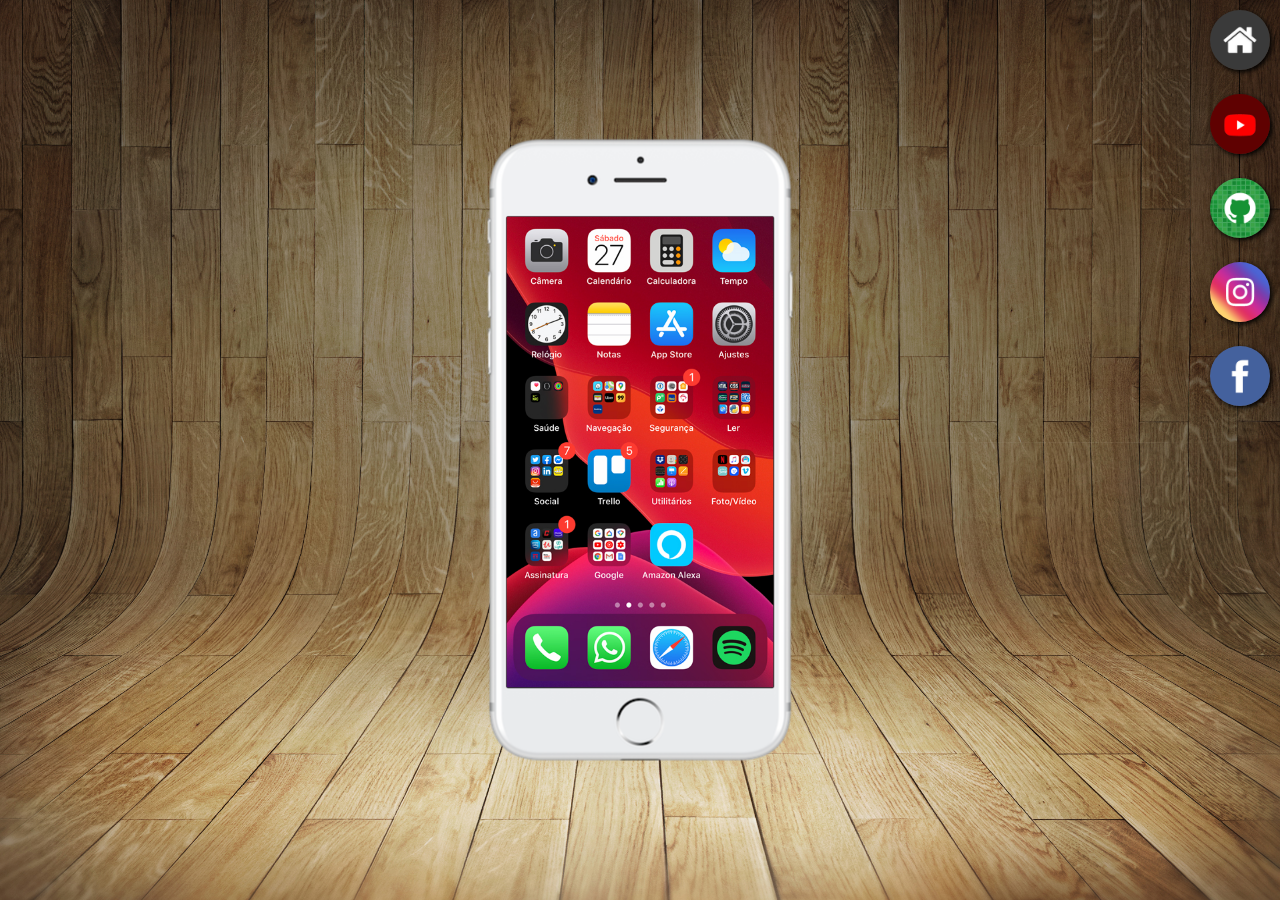
<file: index.html>
<!DOCTYPE html>
<html lang="pt-br">
<head>
    <meta charset="UTF-8">
    <meta http-equiv="X-UA-Compatible" content="IE=edge">
    <meta name="viewport" content="width=device-width, initial-scale=1.0">
   
    <link rel="shortcut icon" href="favicon.ico" 
    type="image/x-icon">
  <link rel="stylesheet" href="stilos/style.css">
 <title>Projeto de redes sociais</title>


</head>
<body>

 
    <main>

        <section id="telefone">
         <iframe src="home.html" name="tela" id="tela" frameborder="0">
            Seu navegador não é compativel com isso.
         </iframe>


        </section>


        <section id="redes-sociais">

            <a  href="home.html" target="tela"> <img  src="imagens/logo-home.jpg" alt="home"></a> <br>

            <a href="youtube.html" target="tela" ><img src="imagens/logo-youtube.jpg" alt="youtube"></a> <br>

            <a href="github.html" target="tela"  >  <img src="imagens/logo-github.jpg" alt="github"></a> <br>

            <a href="instagram.html" target="tela" > <img src="imagens/logo-instagram.jpg" alt="instagran"></a>  <br>

           
            

            <a href="facebook.html" target="tela" ><img src="imagens/logo-facebook.jpg" alt=""></a>

            
        </section>


        

  
        </main>




        </body>
        </html>
</file>
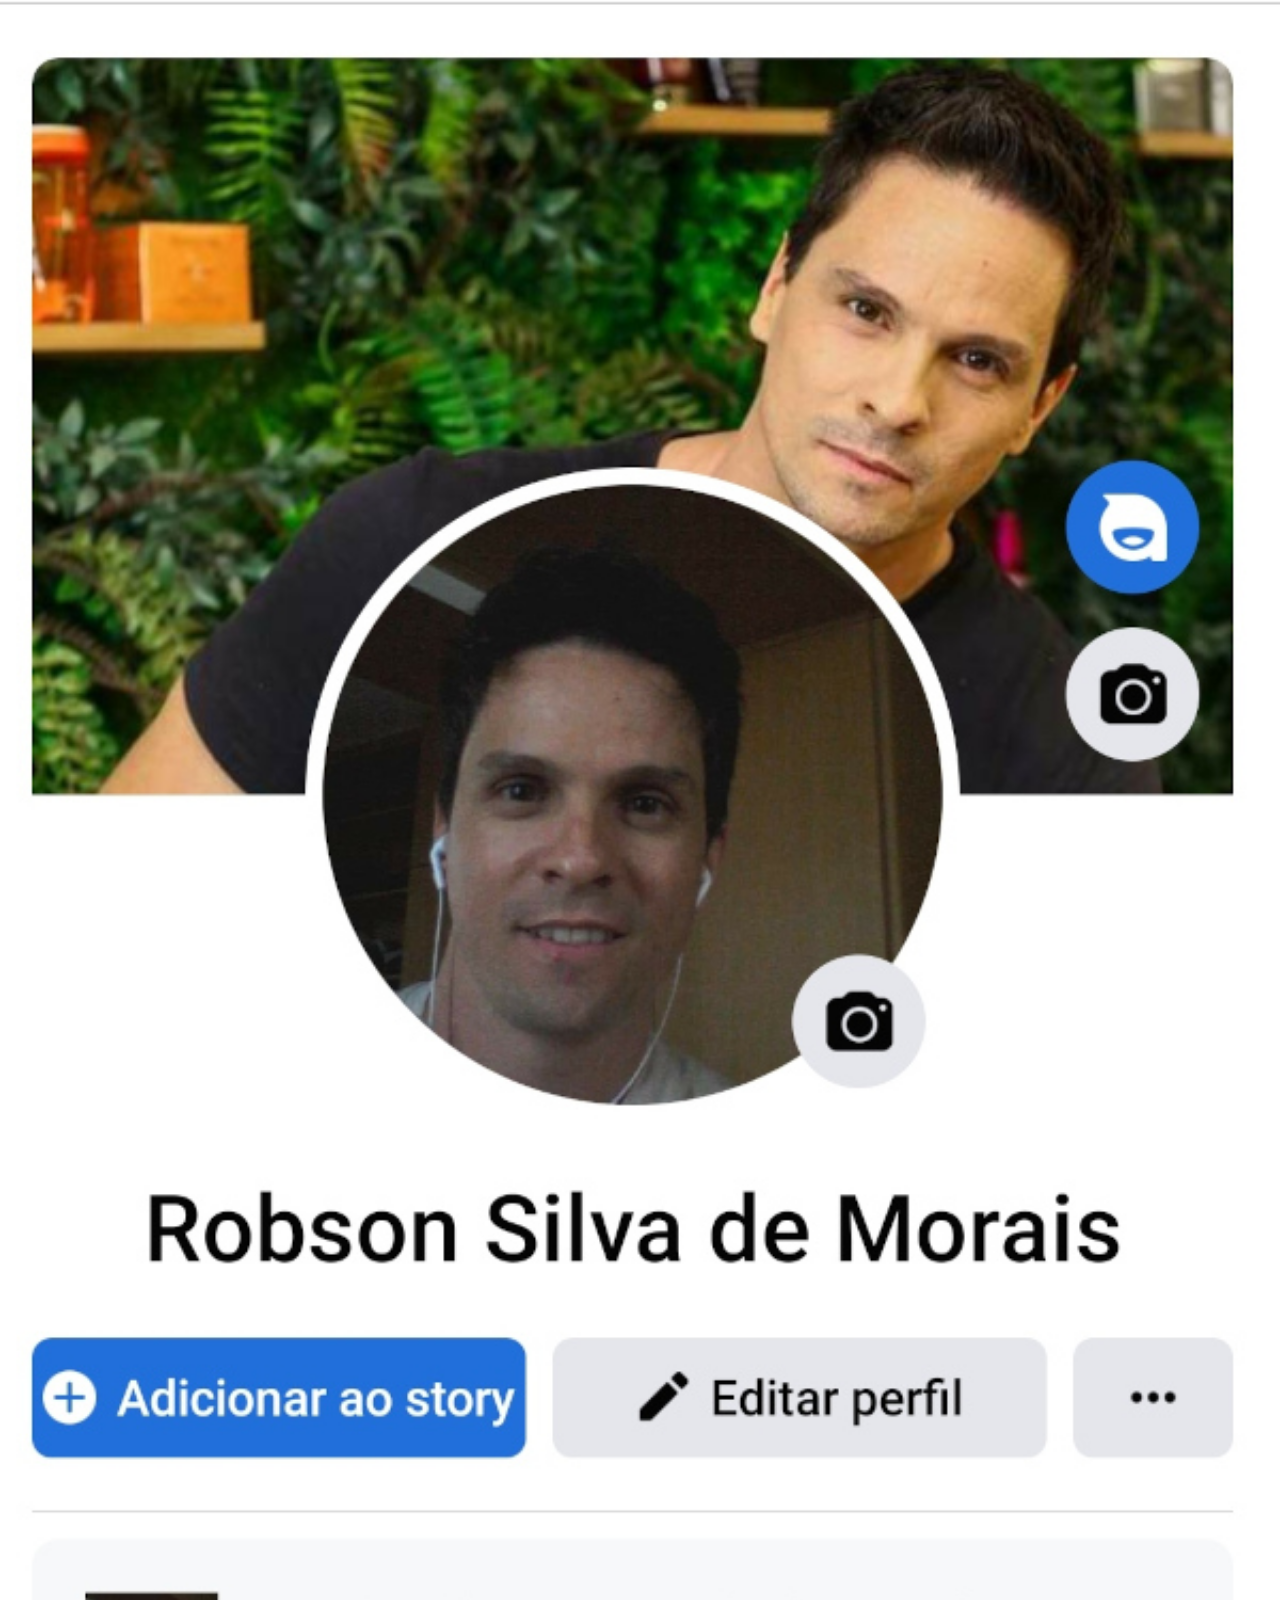
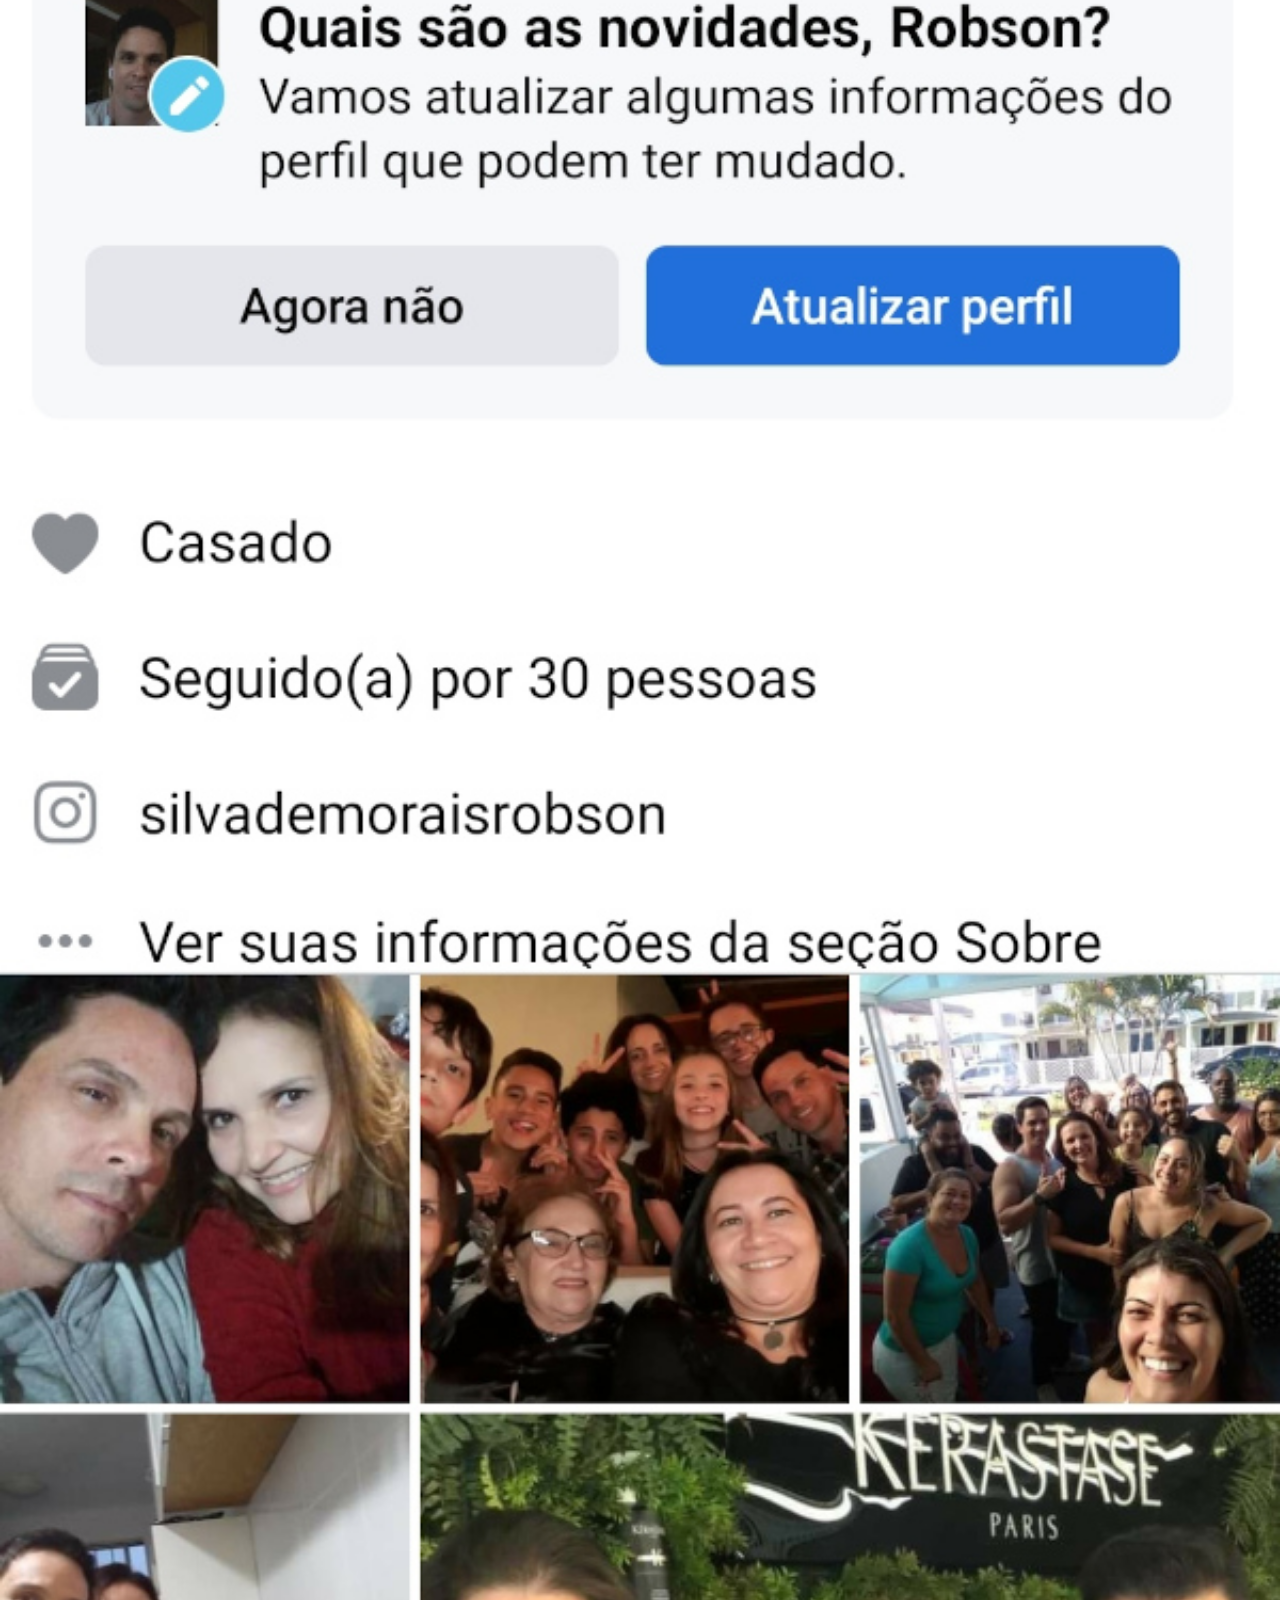
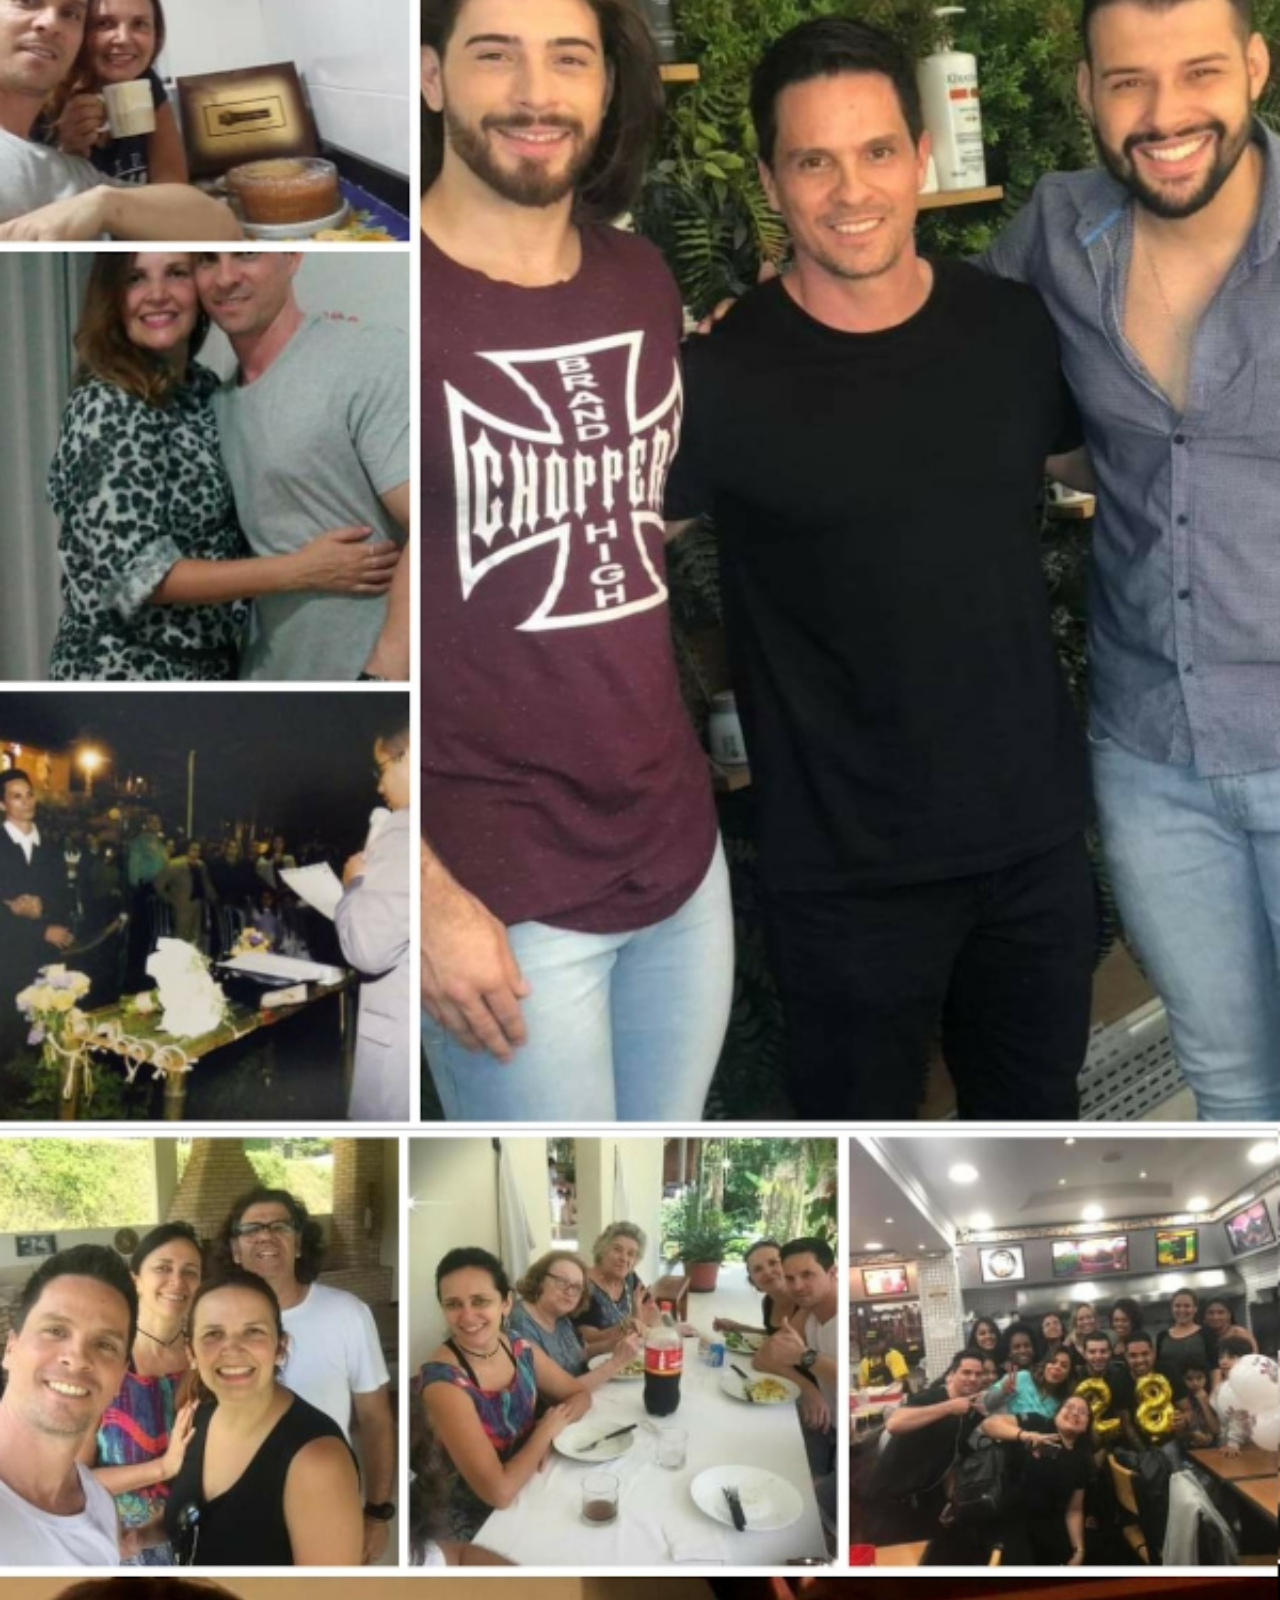
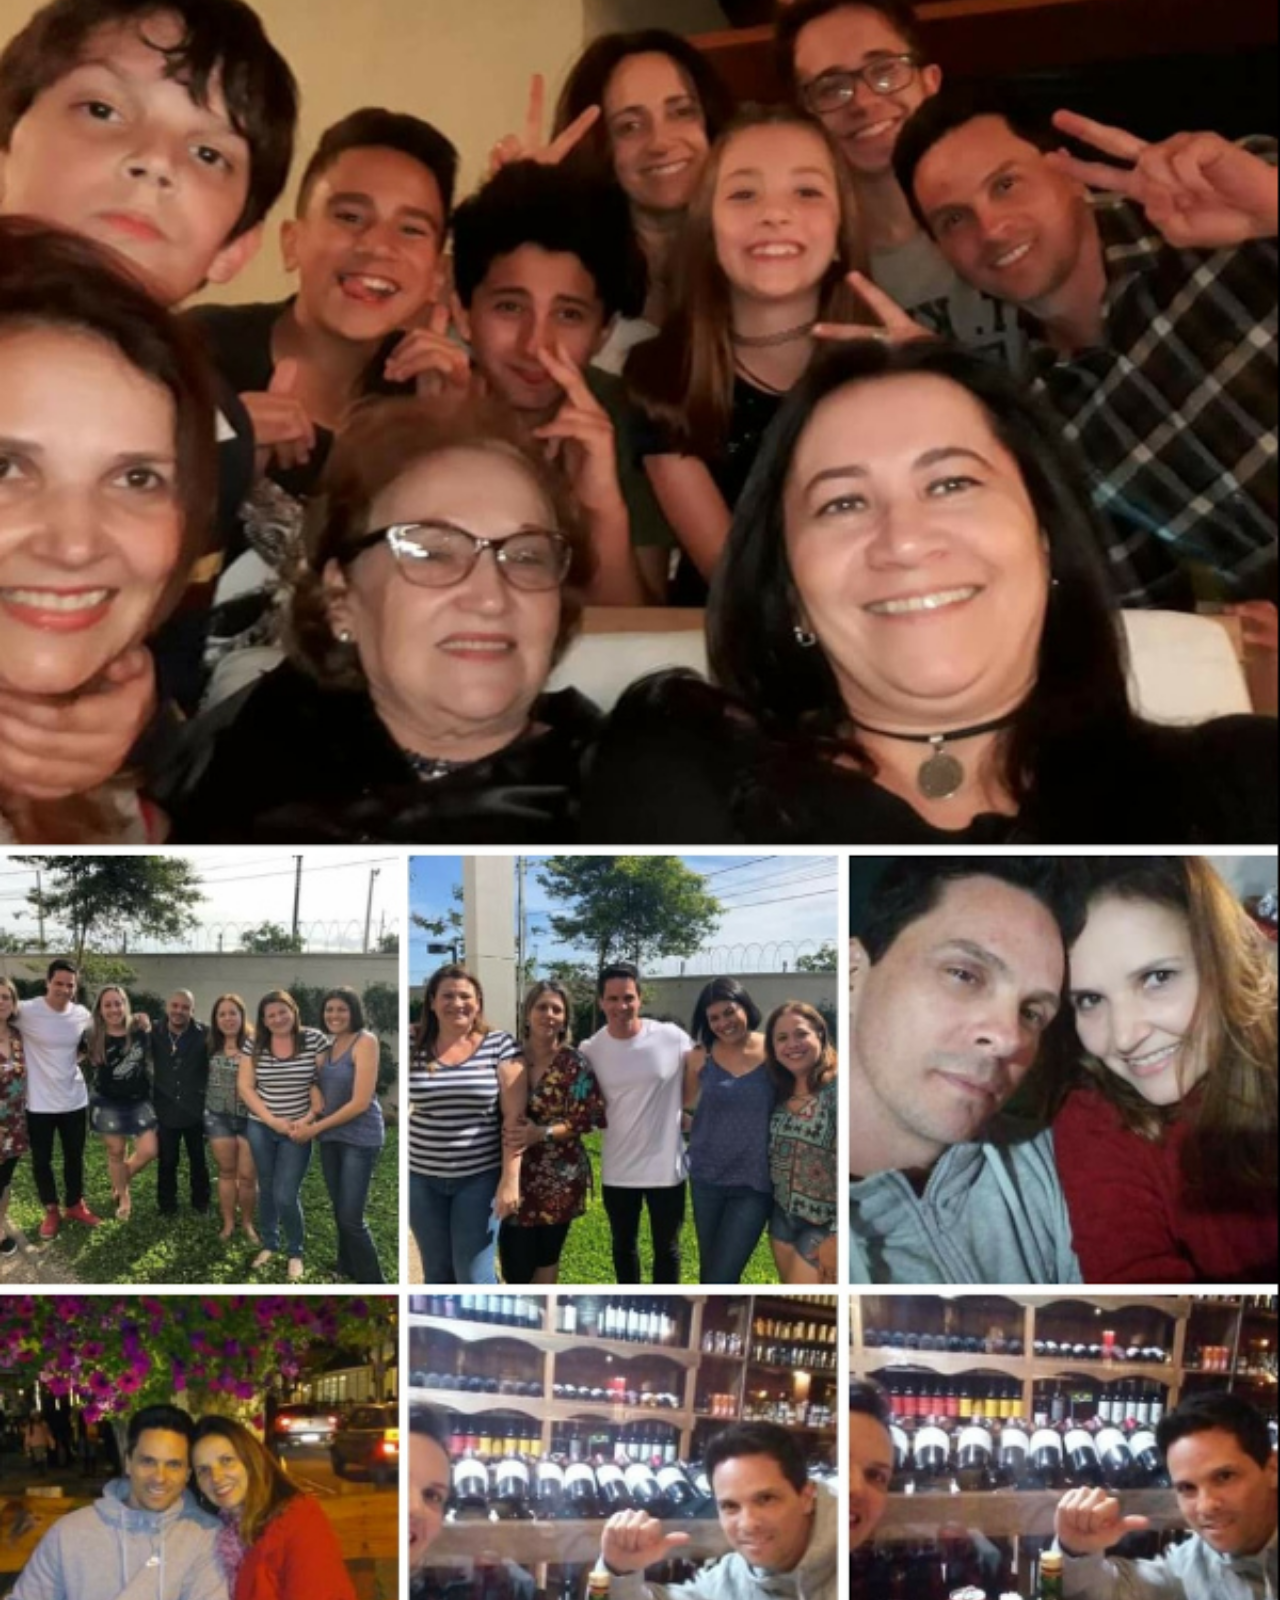
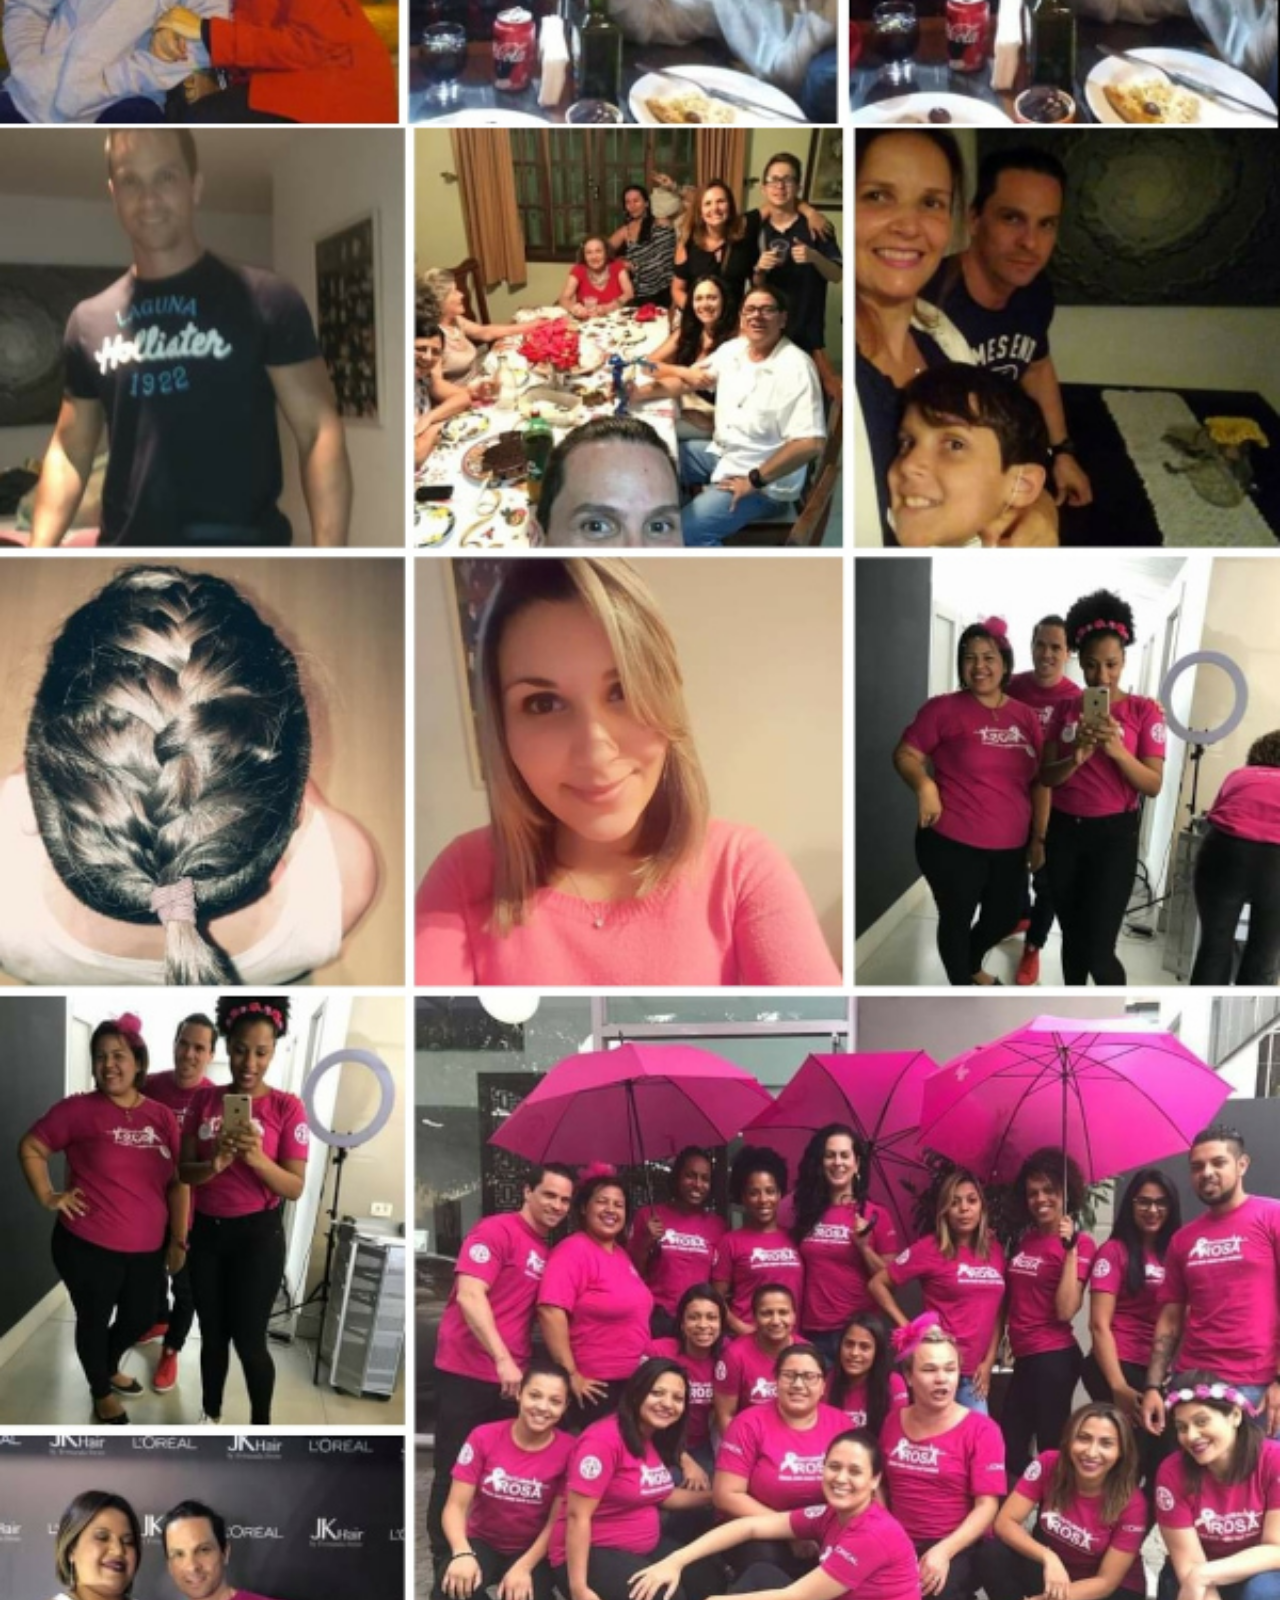
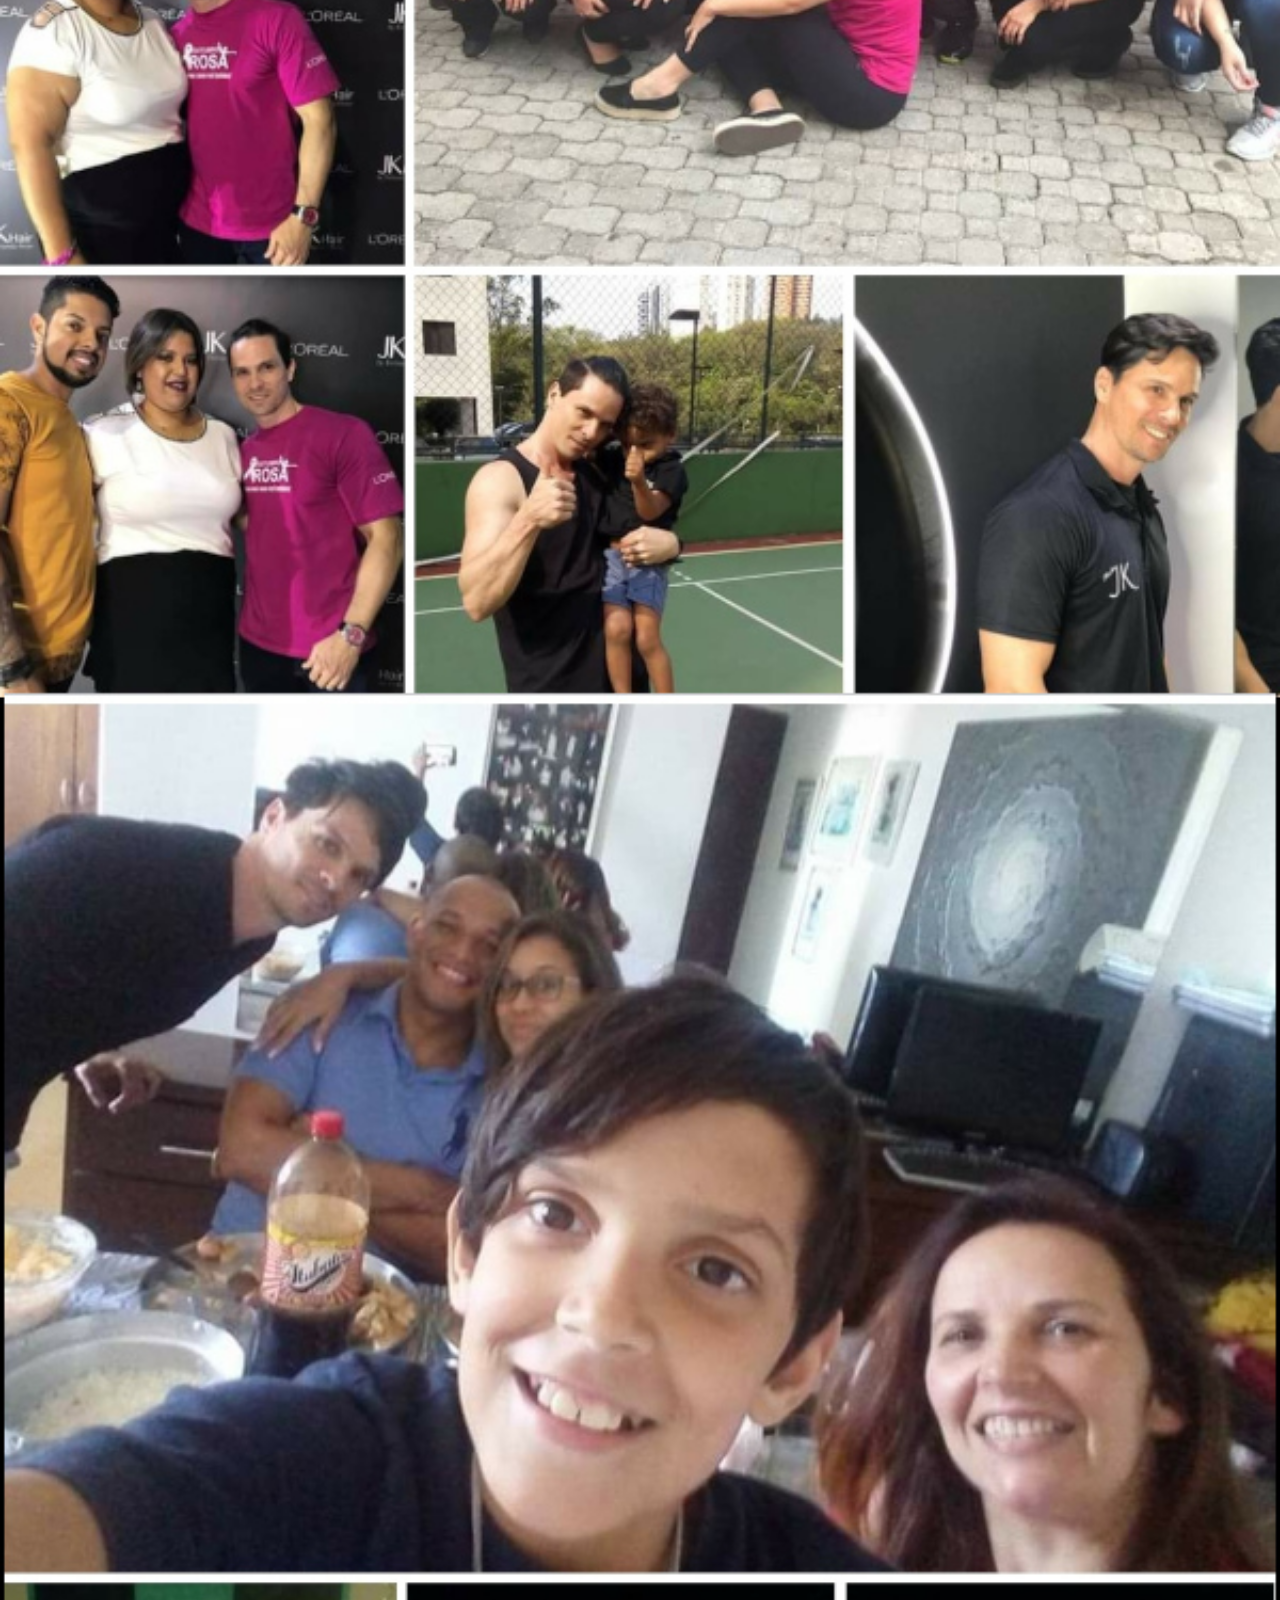
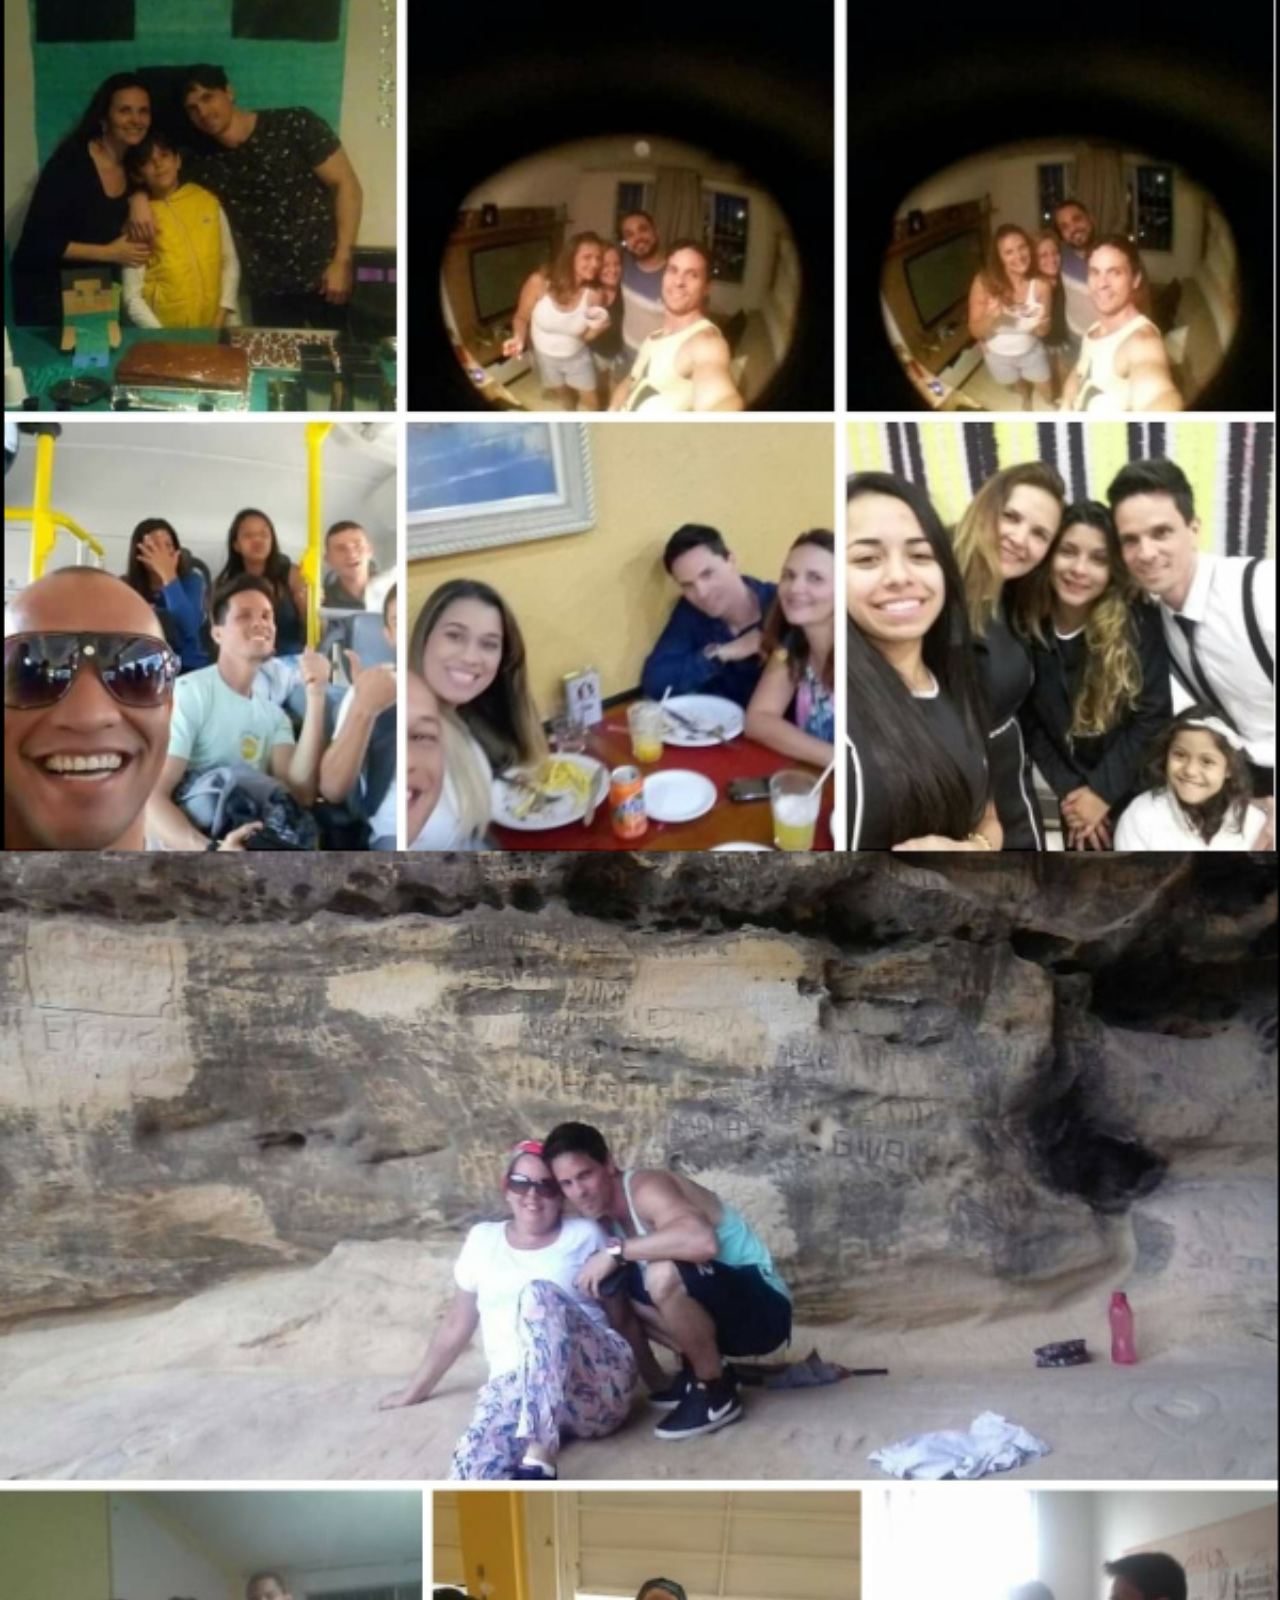
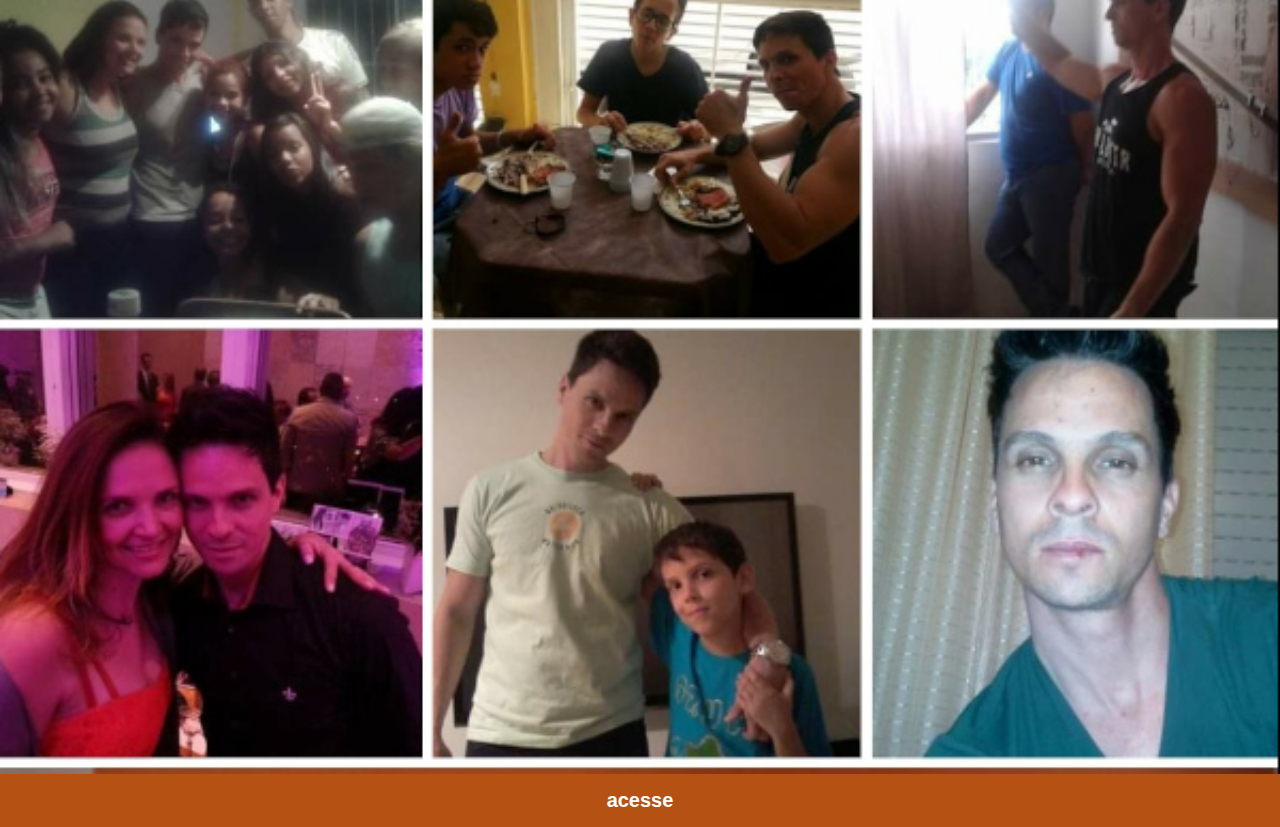
<file: facebook.html>
<!DOCTYPE html>
<html lang="pt-br">
<head>
    <meta charset="UTF-8">
    <meta http-equiv="X-UA-Compatible" content="IE=edge">
    <meta name="viewport" content="width=device-width, initial-scale=1.0">
    <title>Facebook</title>

    <link rel="stylesheet" href="stilos/social.css">
    
</head>
<body>
    
    <img src="imagens/tela facebook rob 55.jpg" alt="facebook">
    <a href="https://web.facebook.com/robson.silvademorais.9/" target="_blank"><p>acesse</p></a>


</body>
</html>
</file>
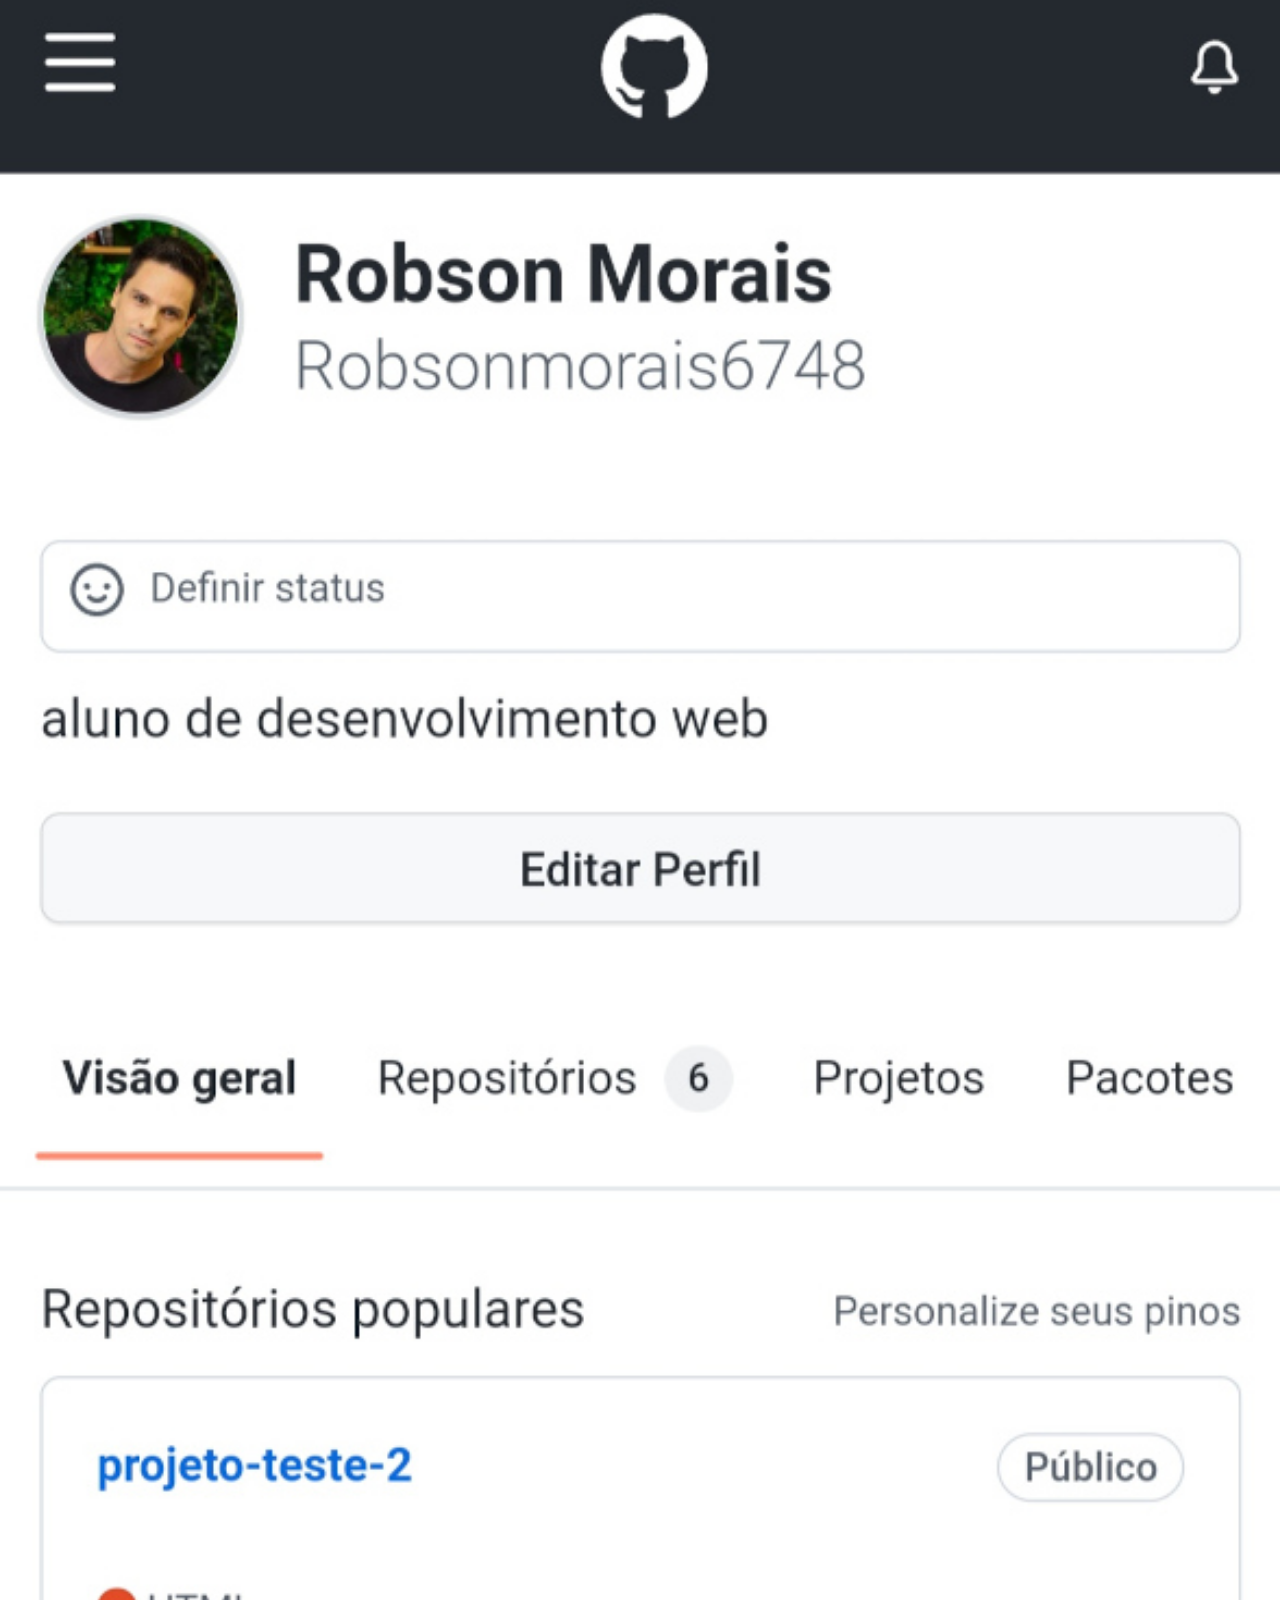
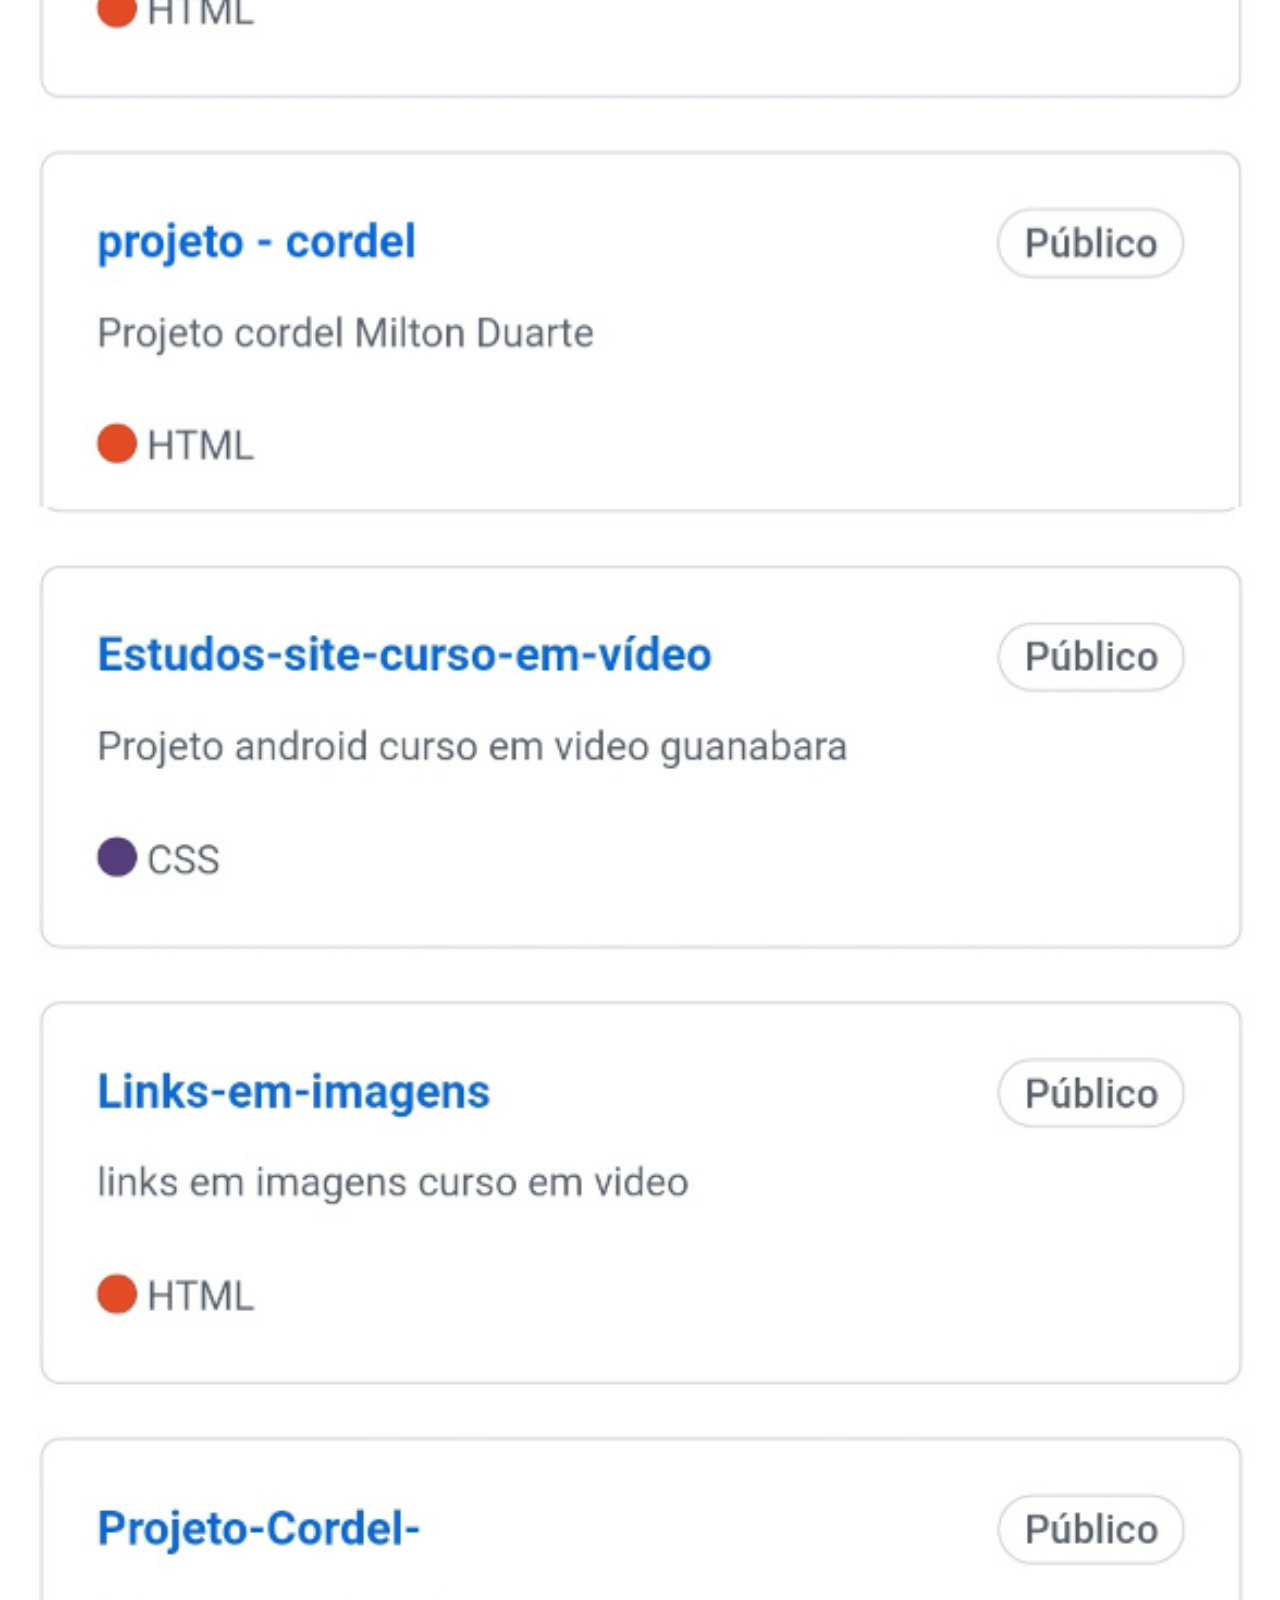
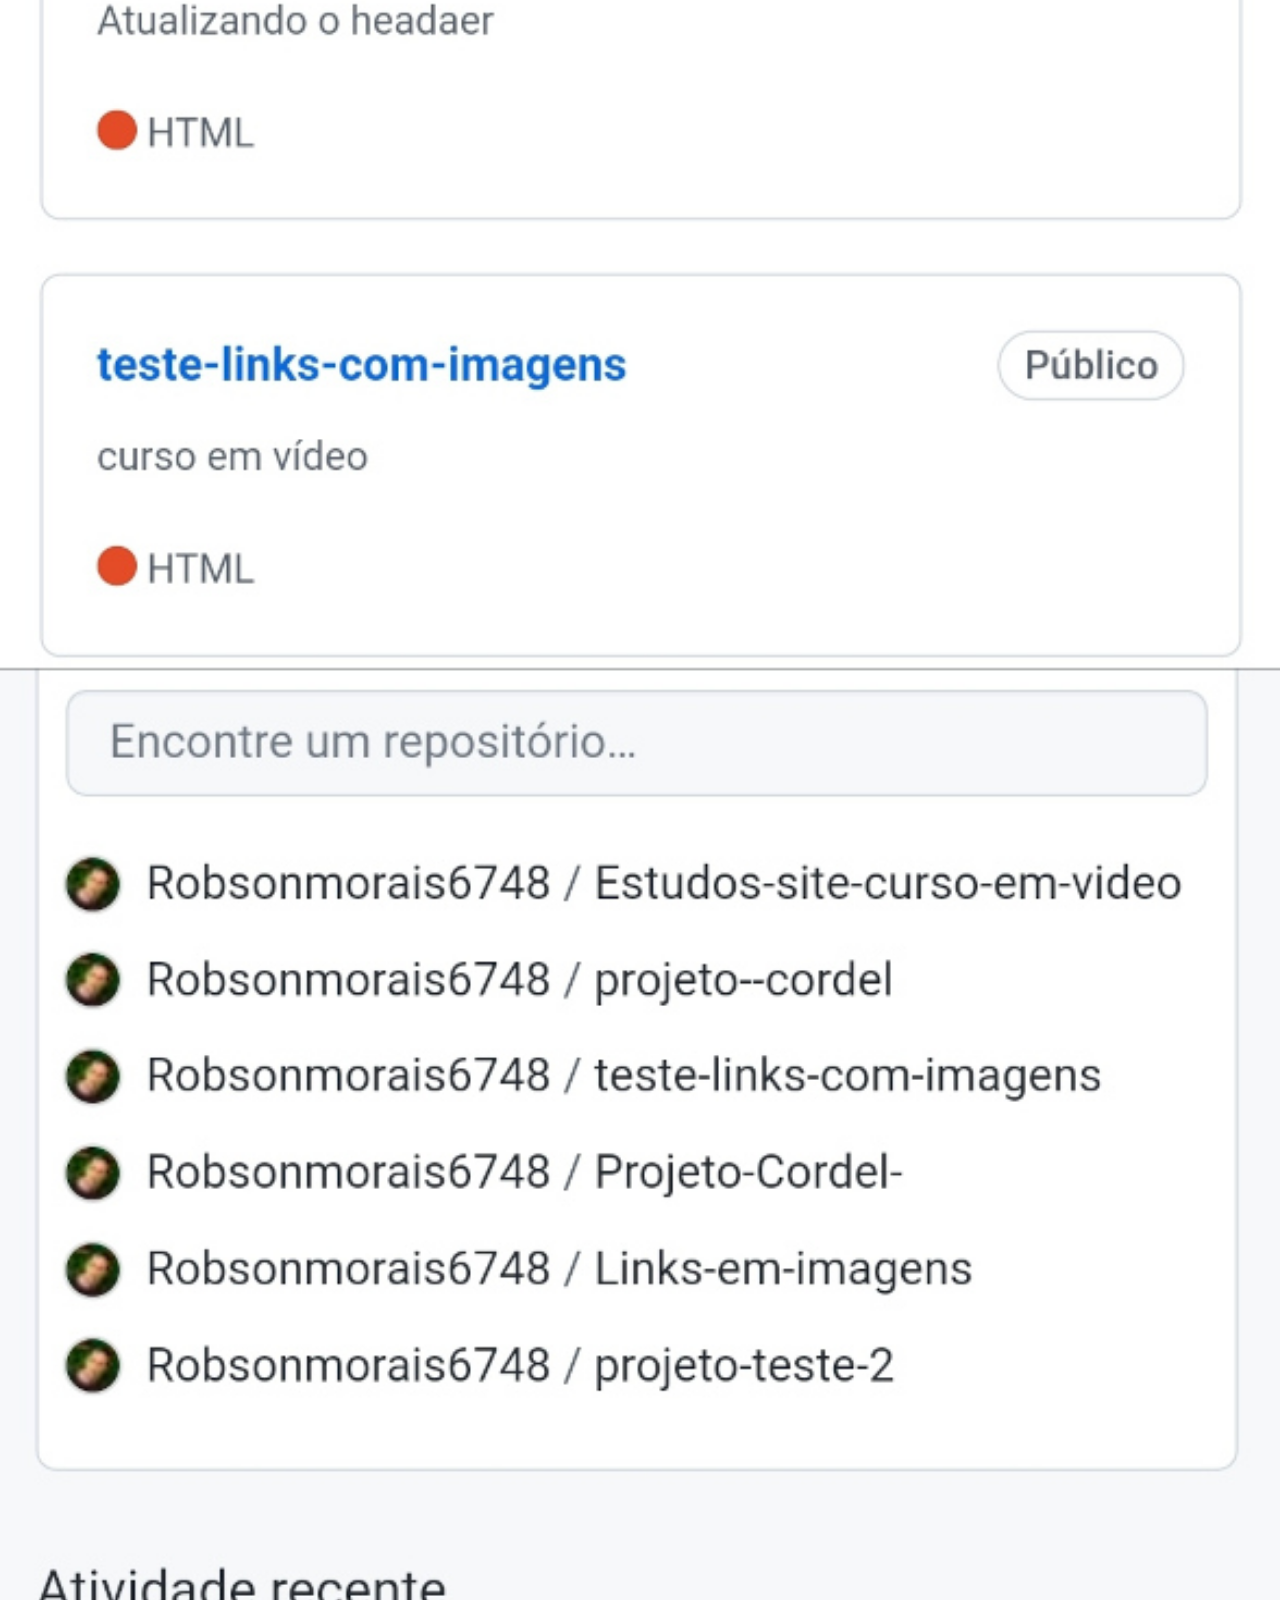
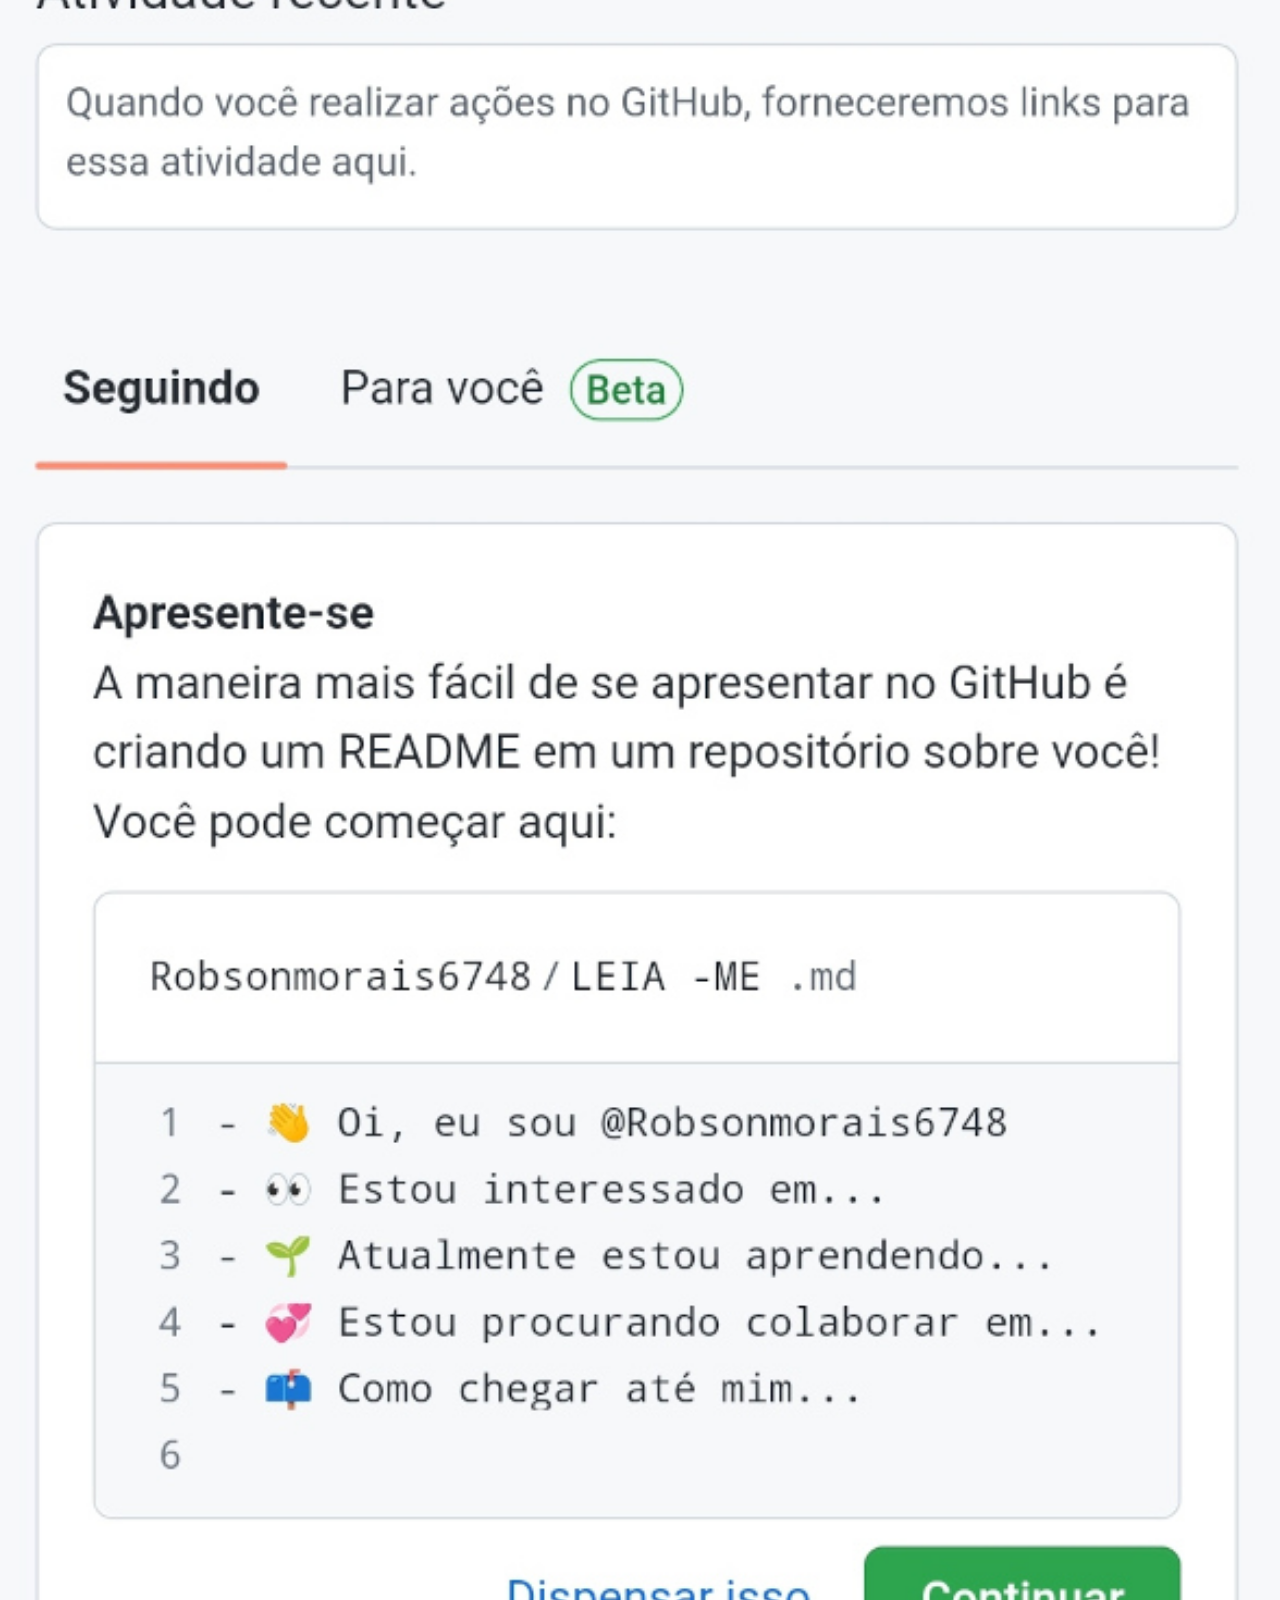
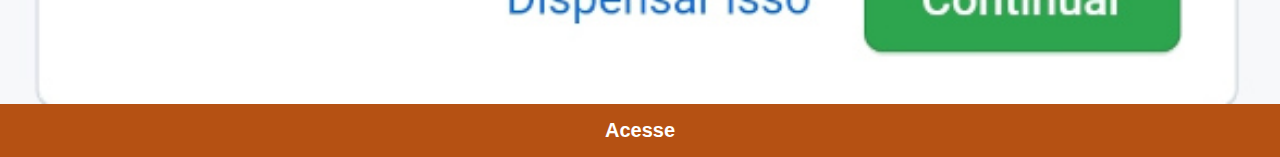
<file: github.html>
<!DOCTYPE html>
<html lang="pt-br">
<head>
    <meta charset="UTF-8">
    <meta http-equiv="X-UA-Compatible" content="IE=edge">
    <meta name="viewport" content="width=device-width, initial-scale=1.0">
    <title>github</title>


    <link rel="stylesheet" href="stilos/social.css">

</head>
<body>
    
  <img src="imagens/tela github 22a.jpg" alt="github">
  <a href="https://github.com/Robsonmorais6748?tab=repositories" target="_blank"> Acesse</a>




</body>
</html>
</file>
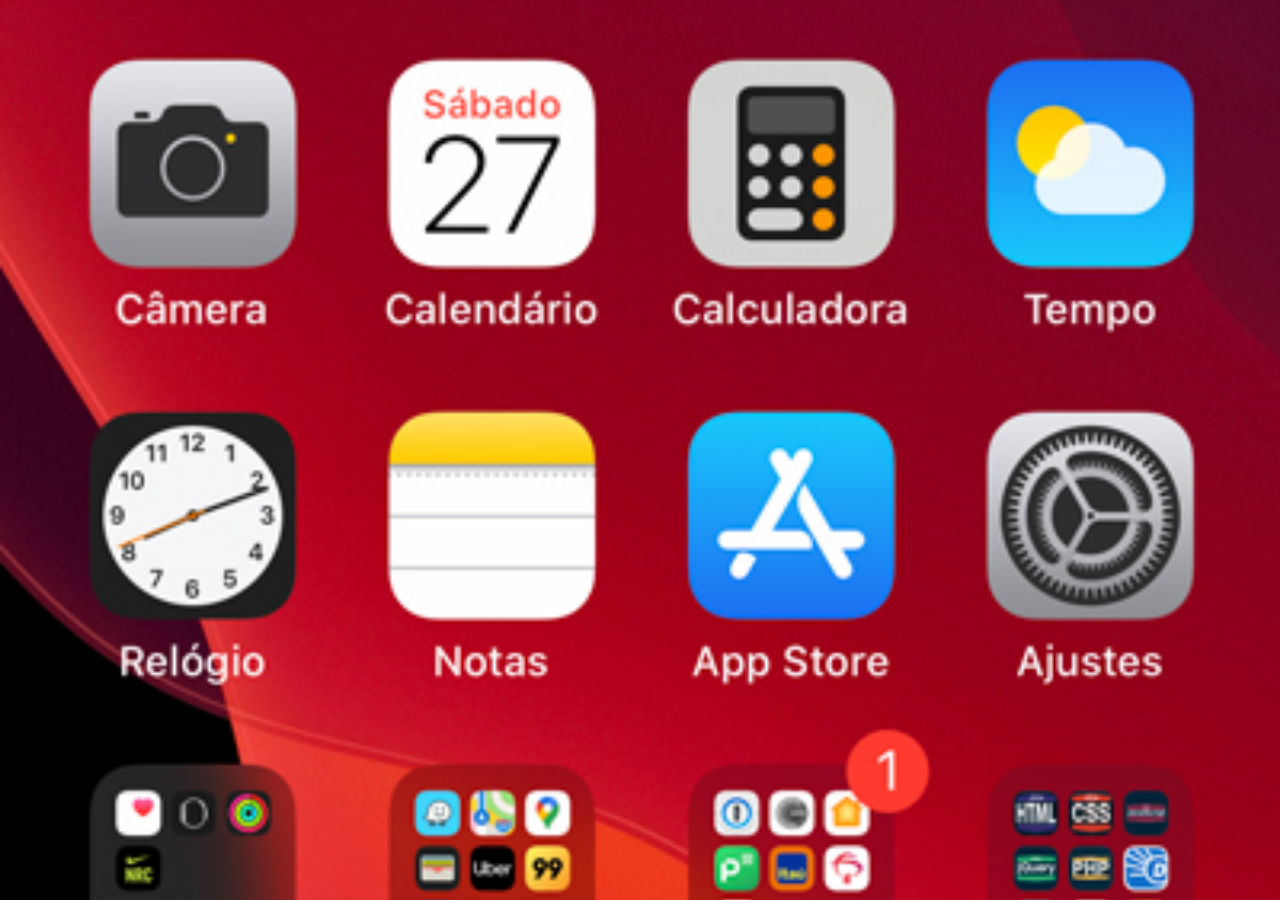
<file: home.html>
<!DOCTYPE html>
<html lang="pt-br">
<head>
    <meta charset="UTF-8">
    <meta http-equiv="X-UA-Compatible" content="IE=edge">
    <meta name="viewport" content="width=device-width, initial-scale=1.0">
    <title>Home</title> 



    
</head>
  
<style>
*{
    margin: 0px;
    padding: 0px;

}

body{
    width:100vw ;
    height:vh ;
    background: black url('imagens/tela-home.jpg' ) no-repeat top center;
    background-size: cover;
    

}



</style>




<body>
    
</body>
</html>
</file>
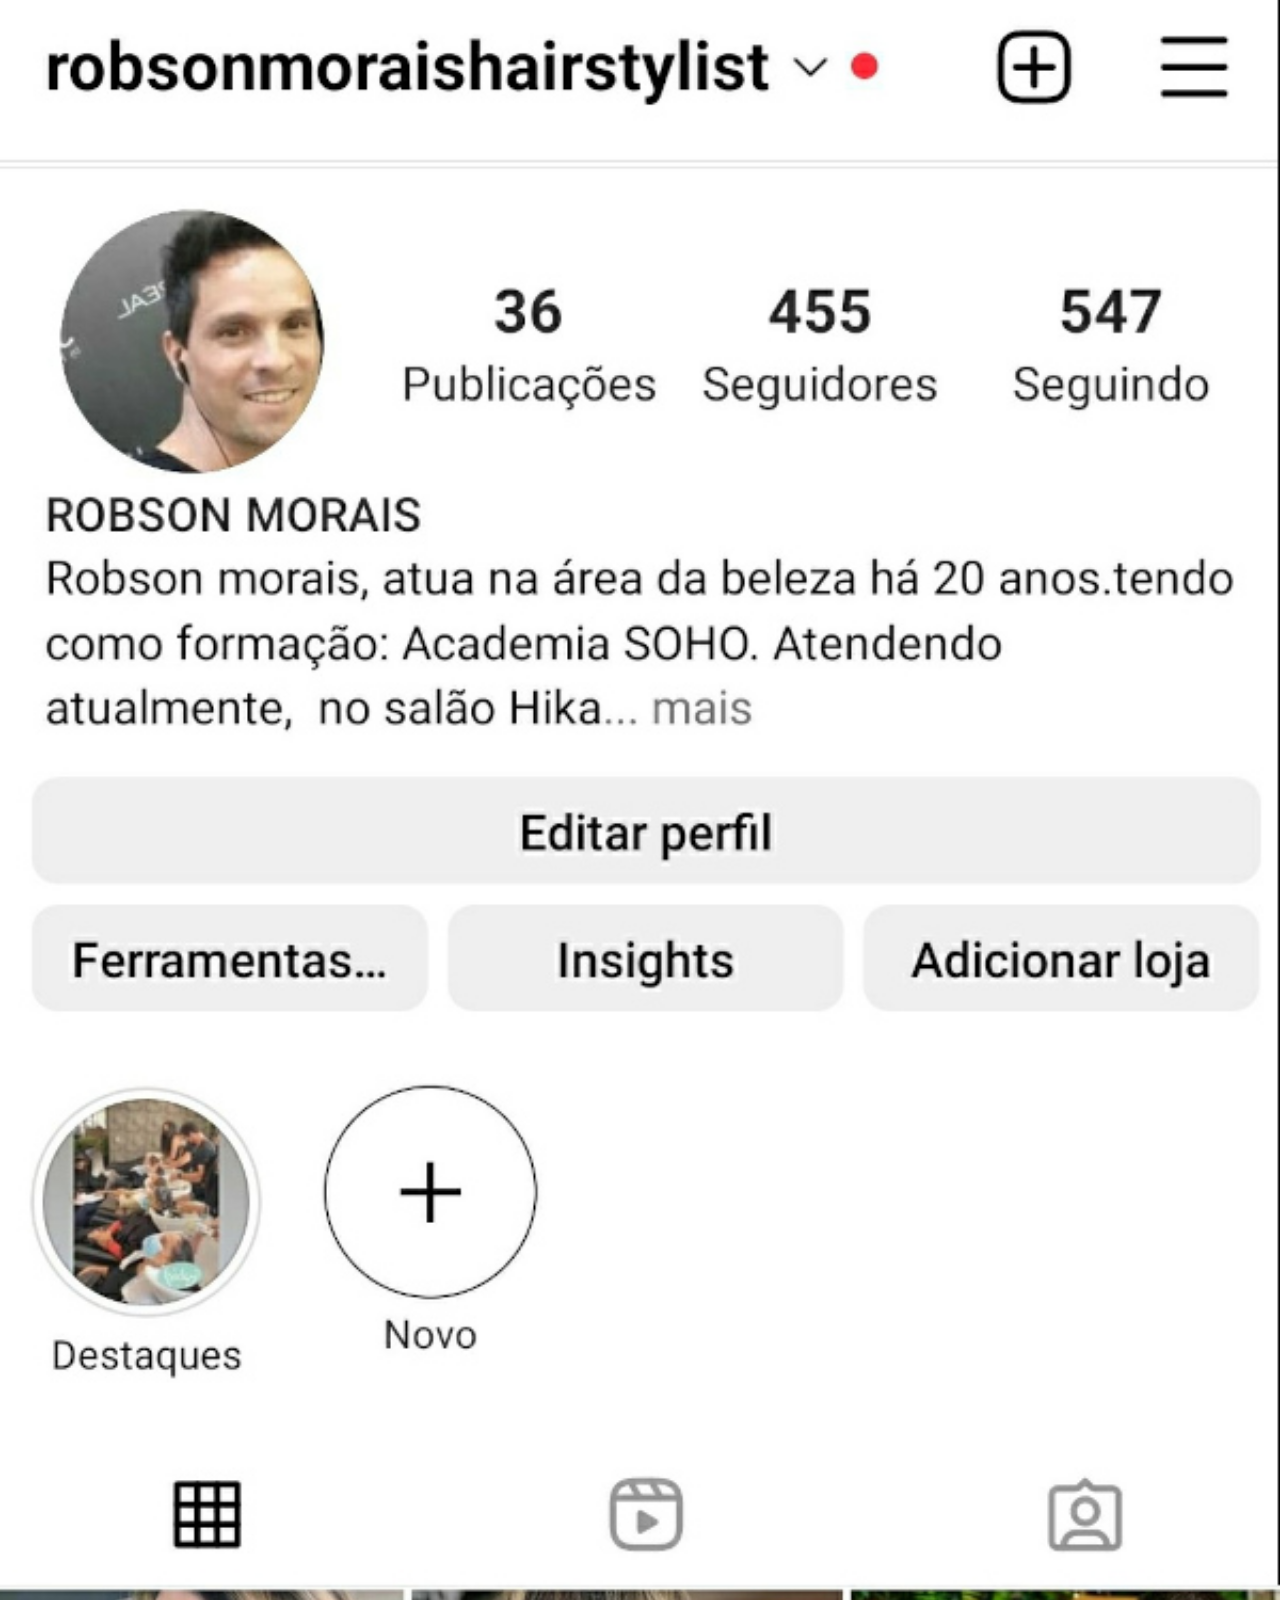
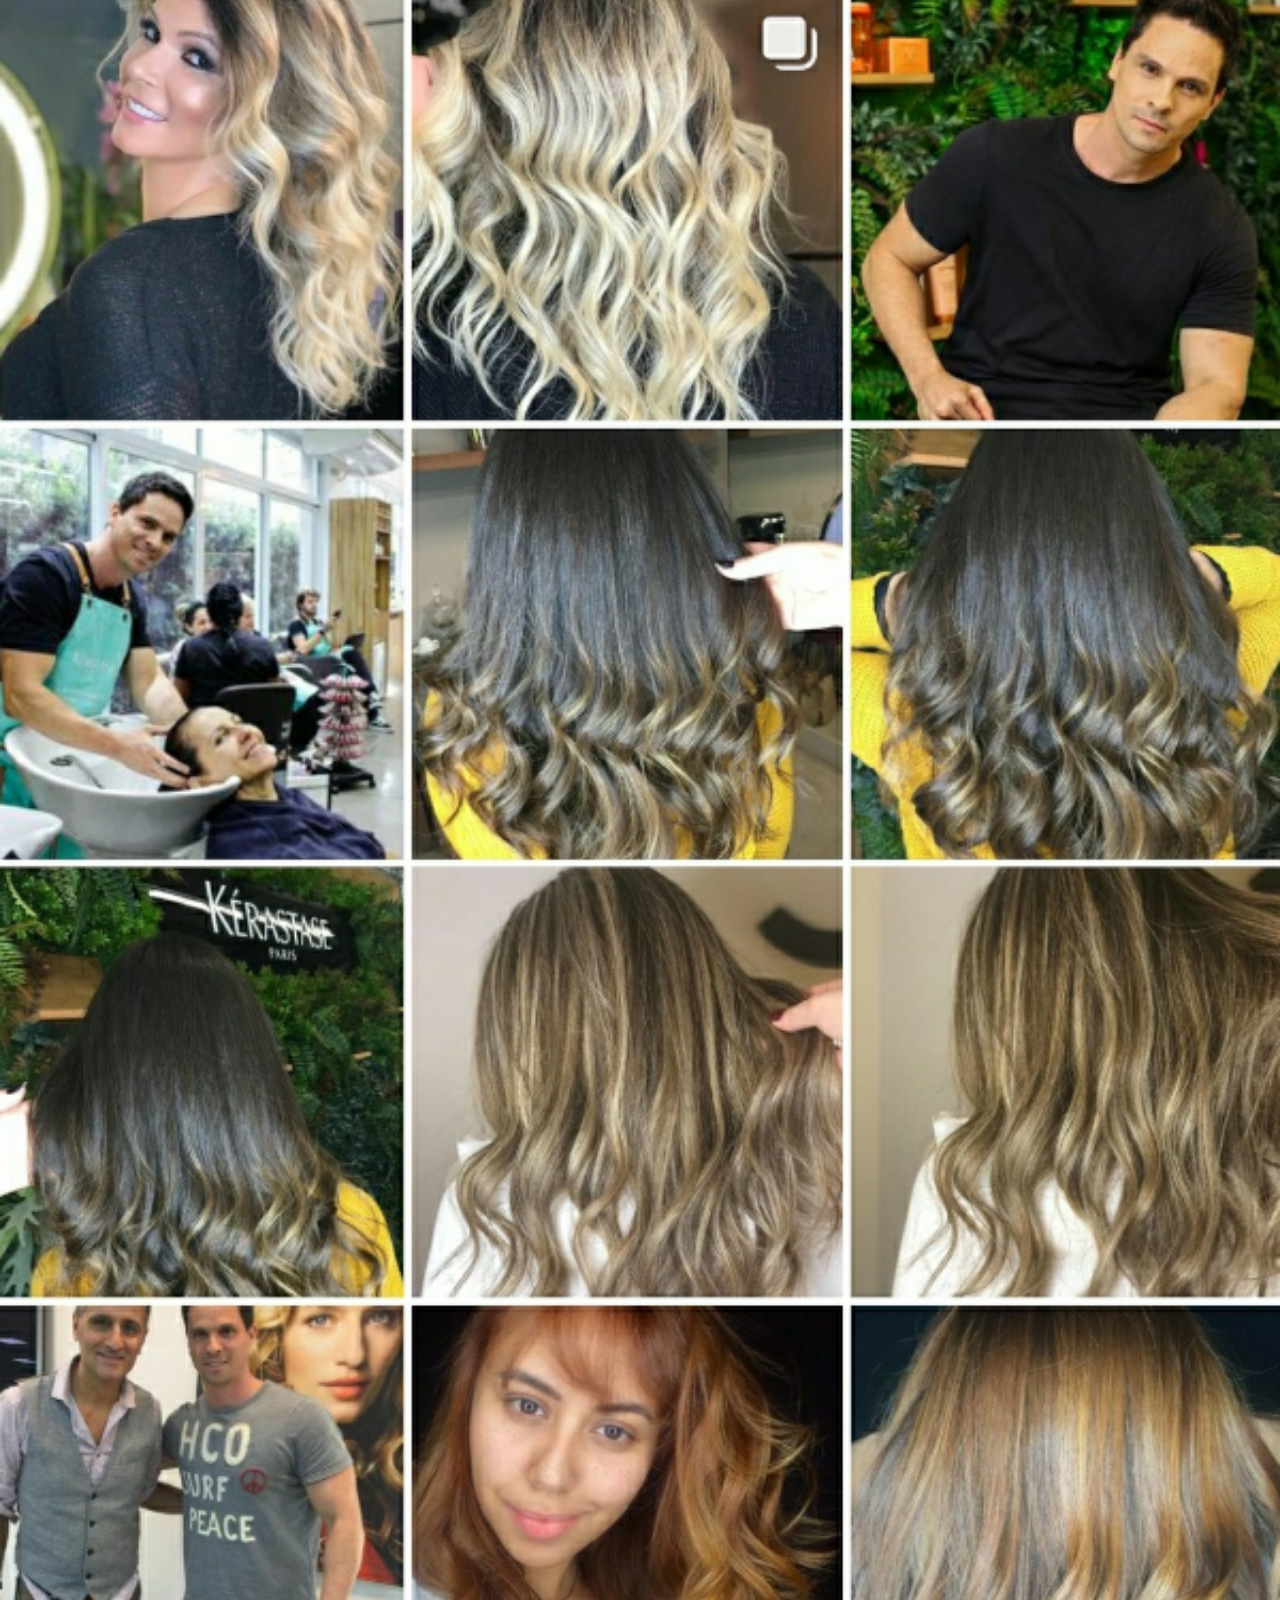
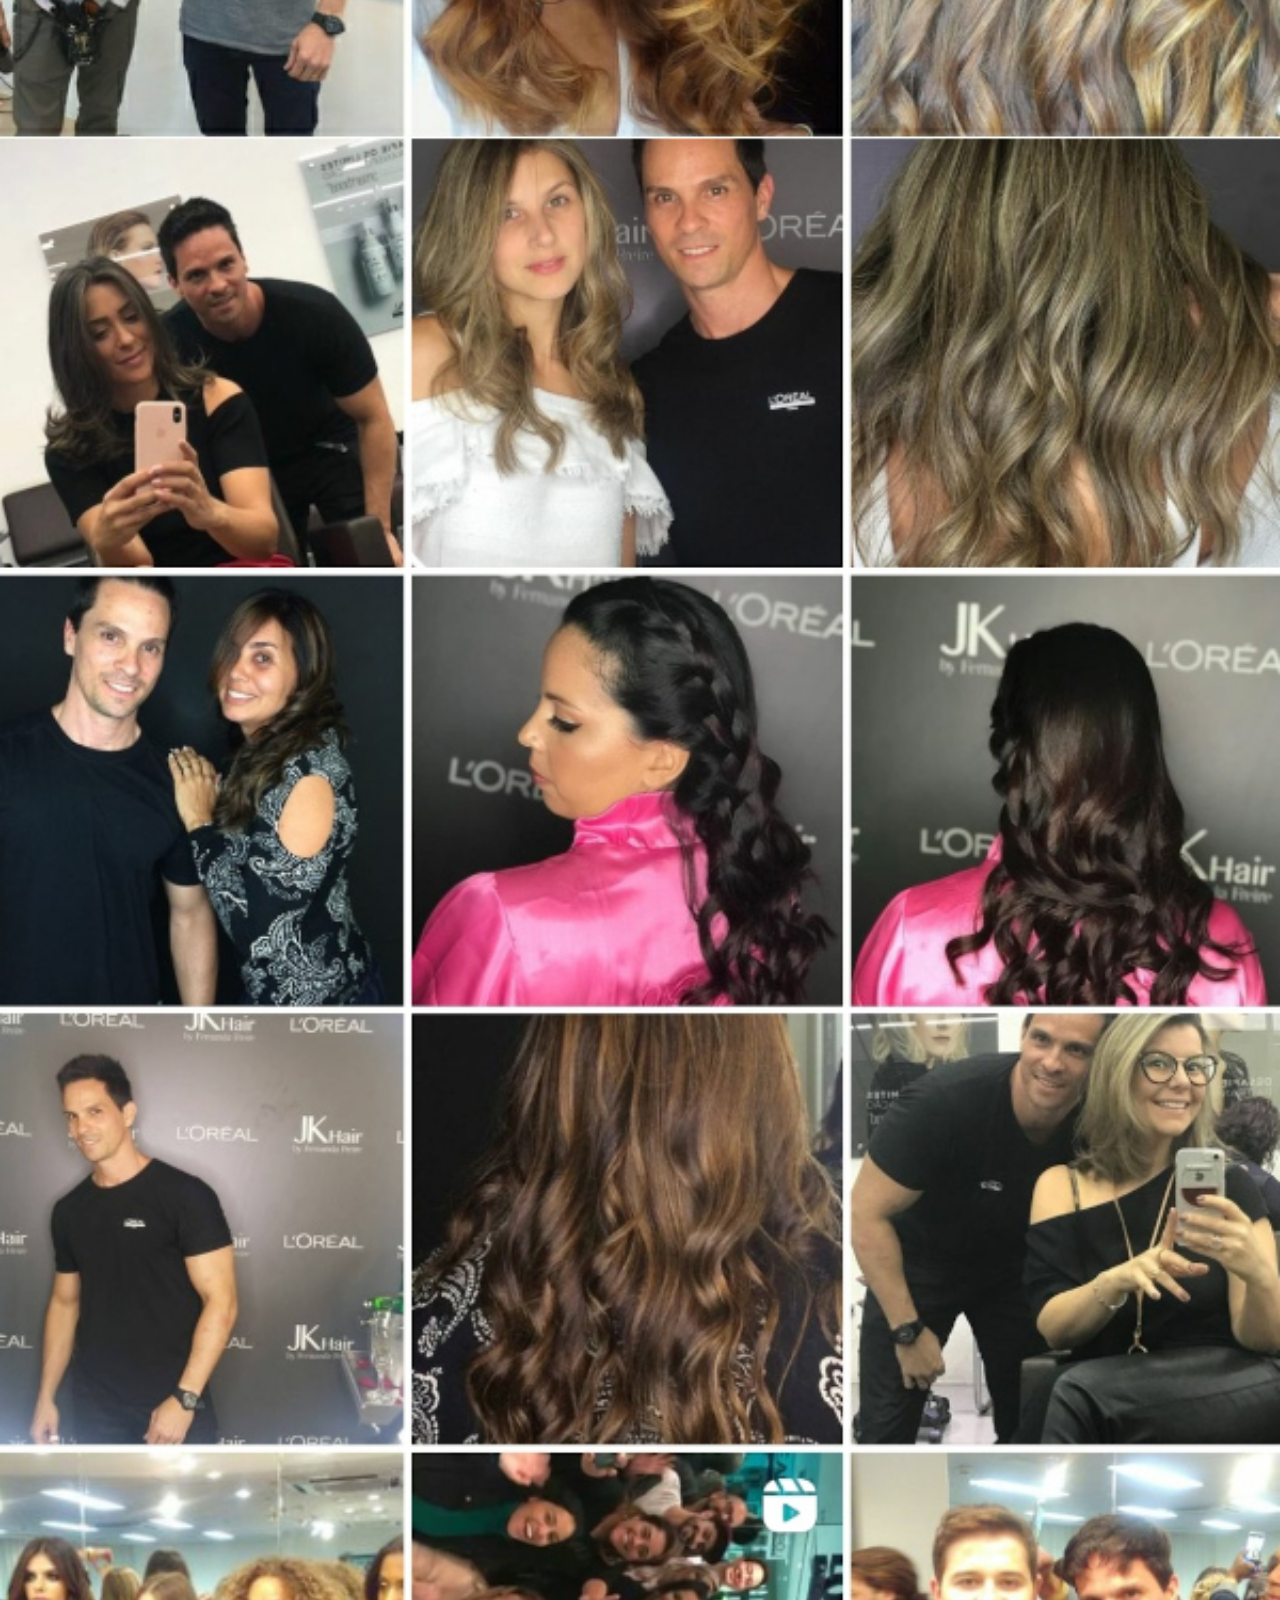
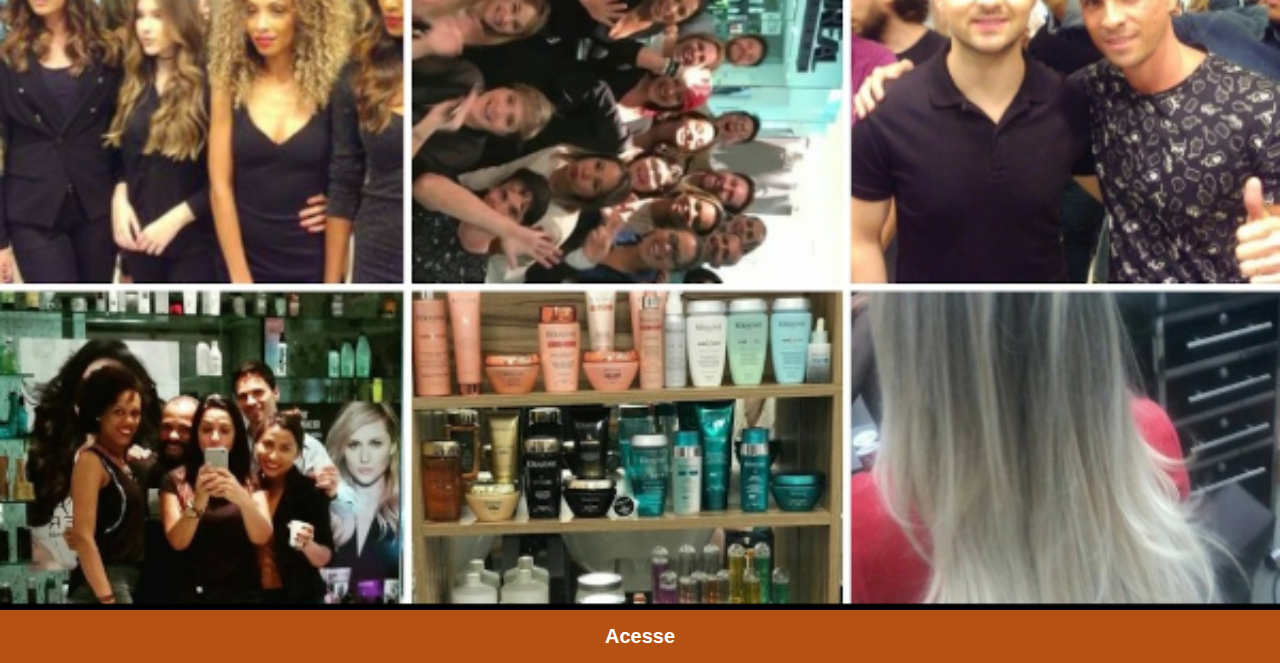
<file: instagram.html>
<!DOCTYPE html>
<html lang="pt-br">
<head>
    <meta charset="UTF-8">
    <meta http-equiv="X-UA-Compatible" content="IE=edge">
    <meta name="viewport" content="width=device-width, initial-scale=1.0">
    <title>Instagram</title>

   <link rel="stylesheet" href="stilos/social.css">


    
</head>
<body>
    <img src="imagens/tela intagram Rob.jpg" alt="Instagram">
  <a href="https://www.instagram.com/robsonmorais_hair/" target="_blank"> Acesse</a>

</body>
</html>
</file>
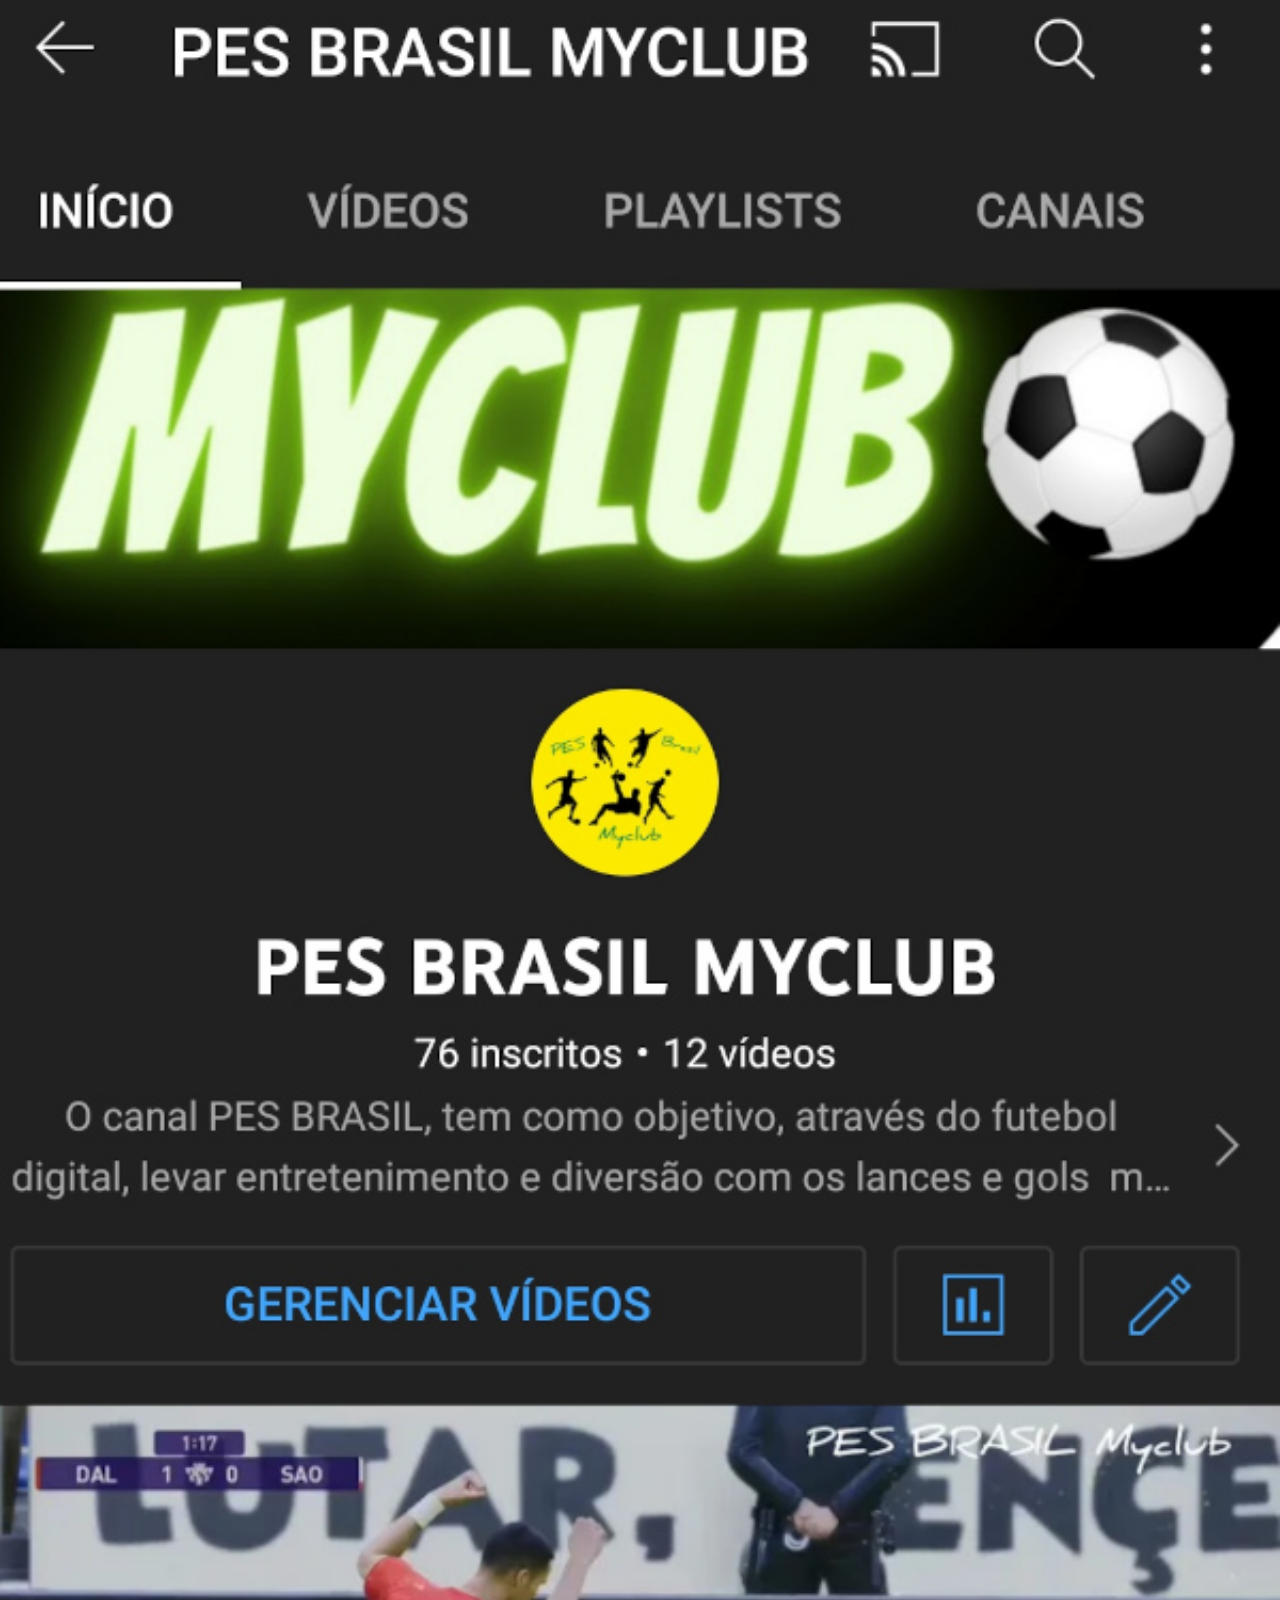
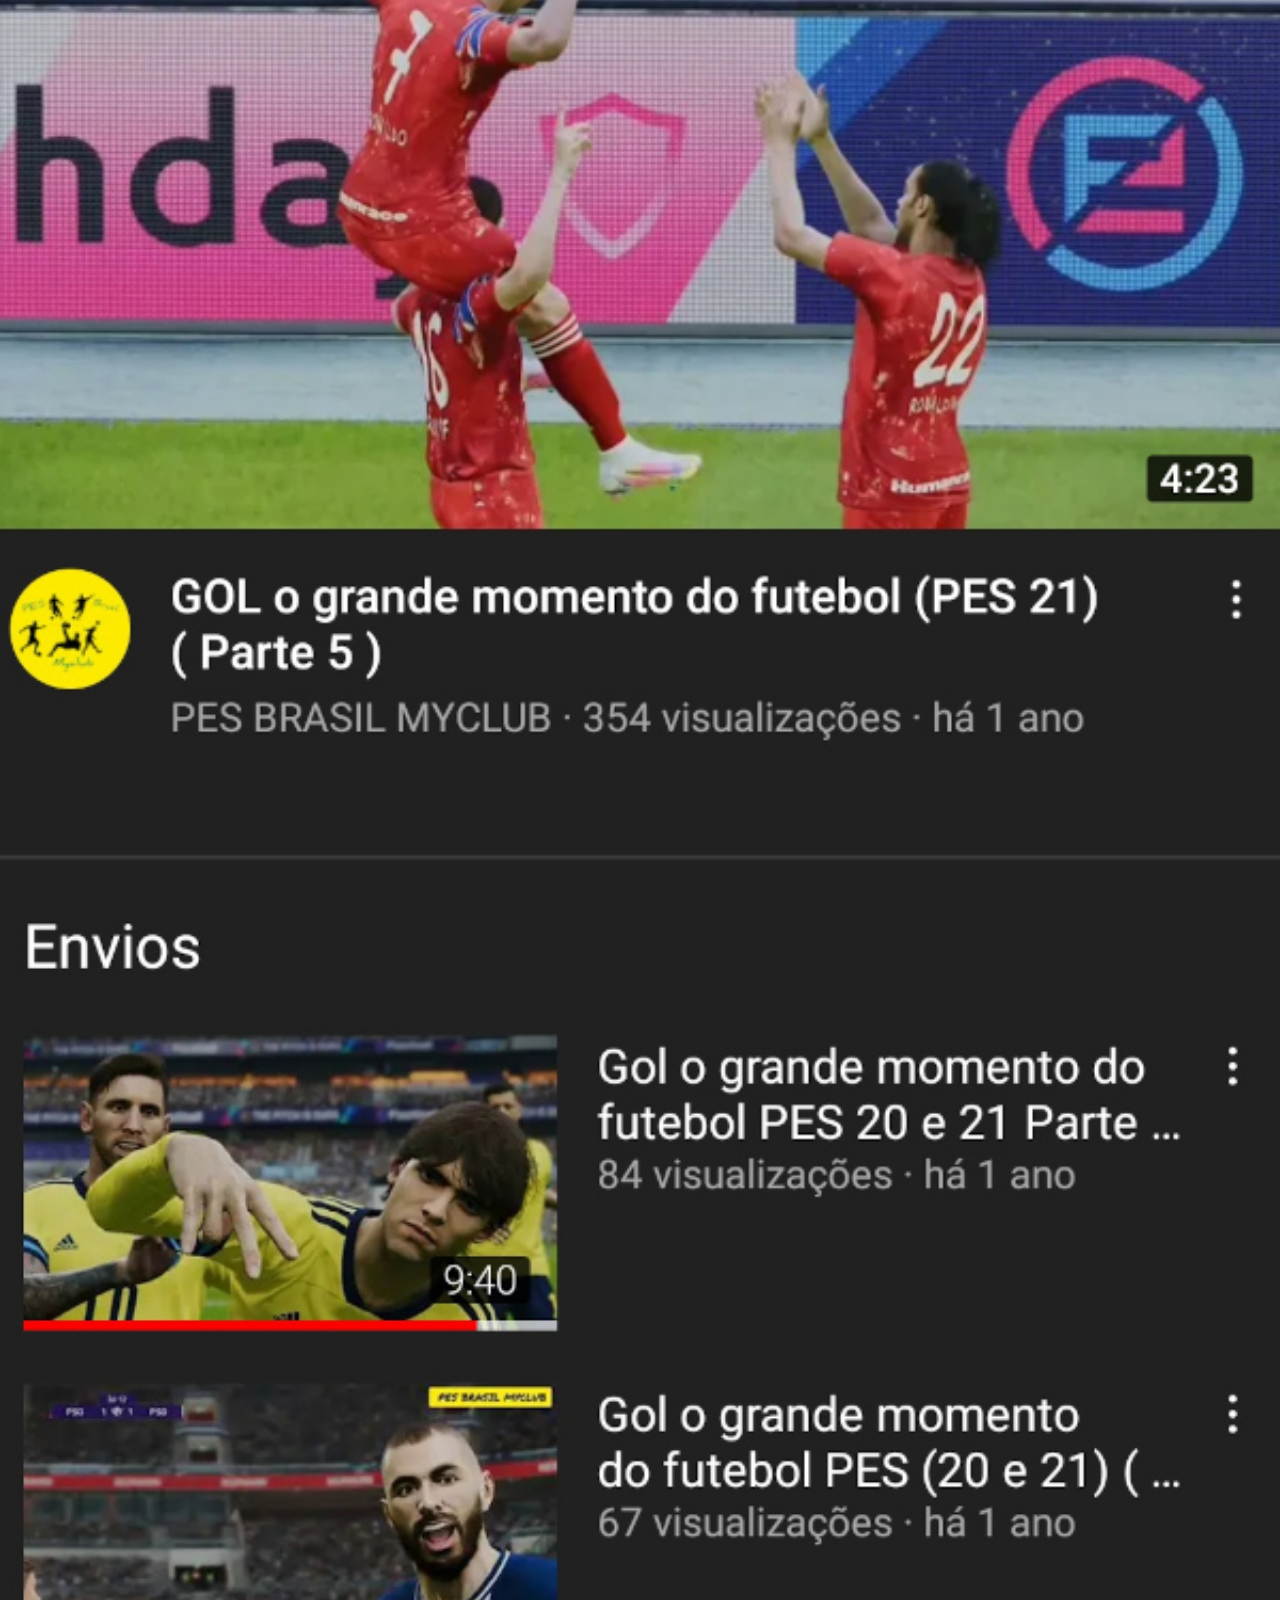
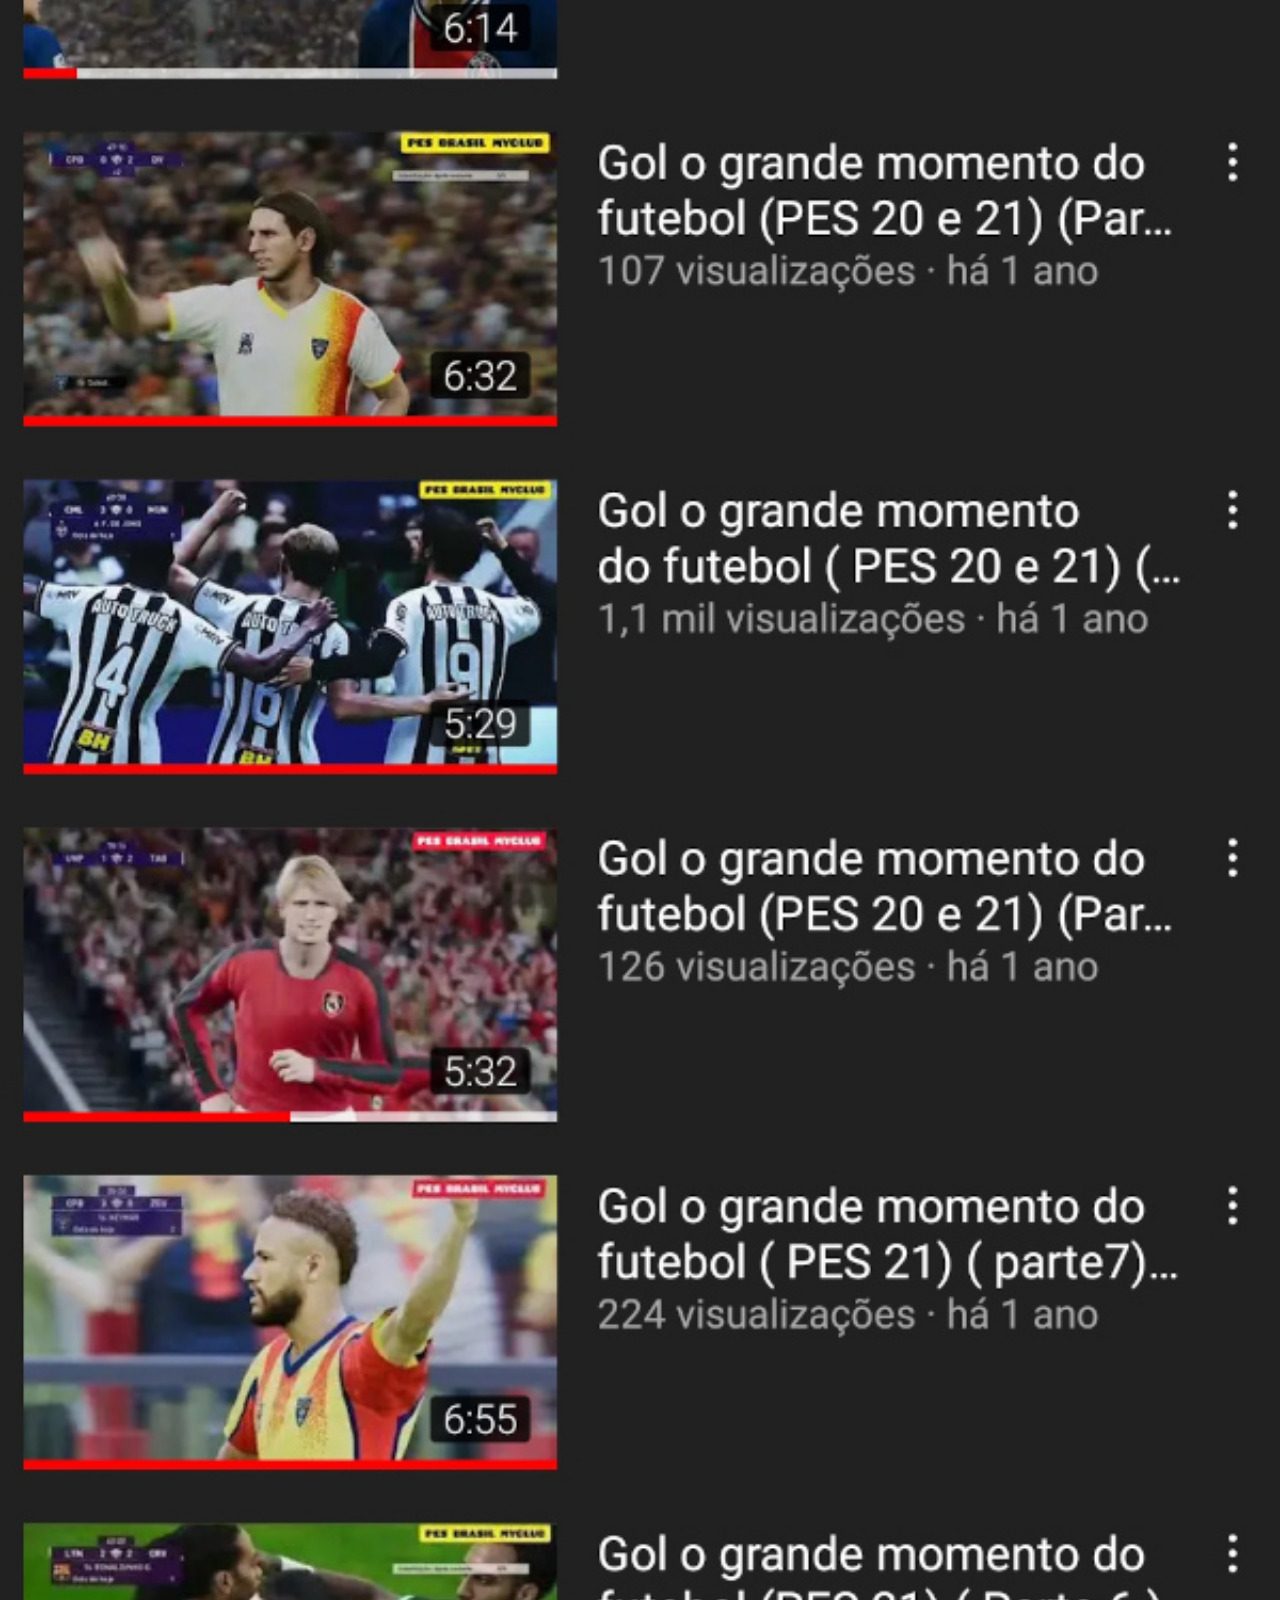
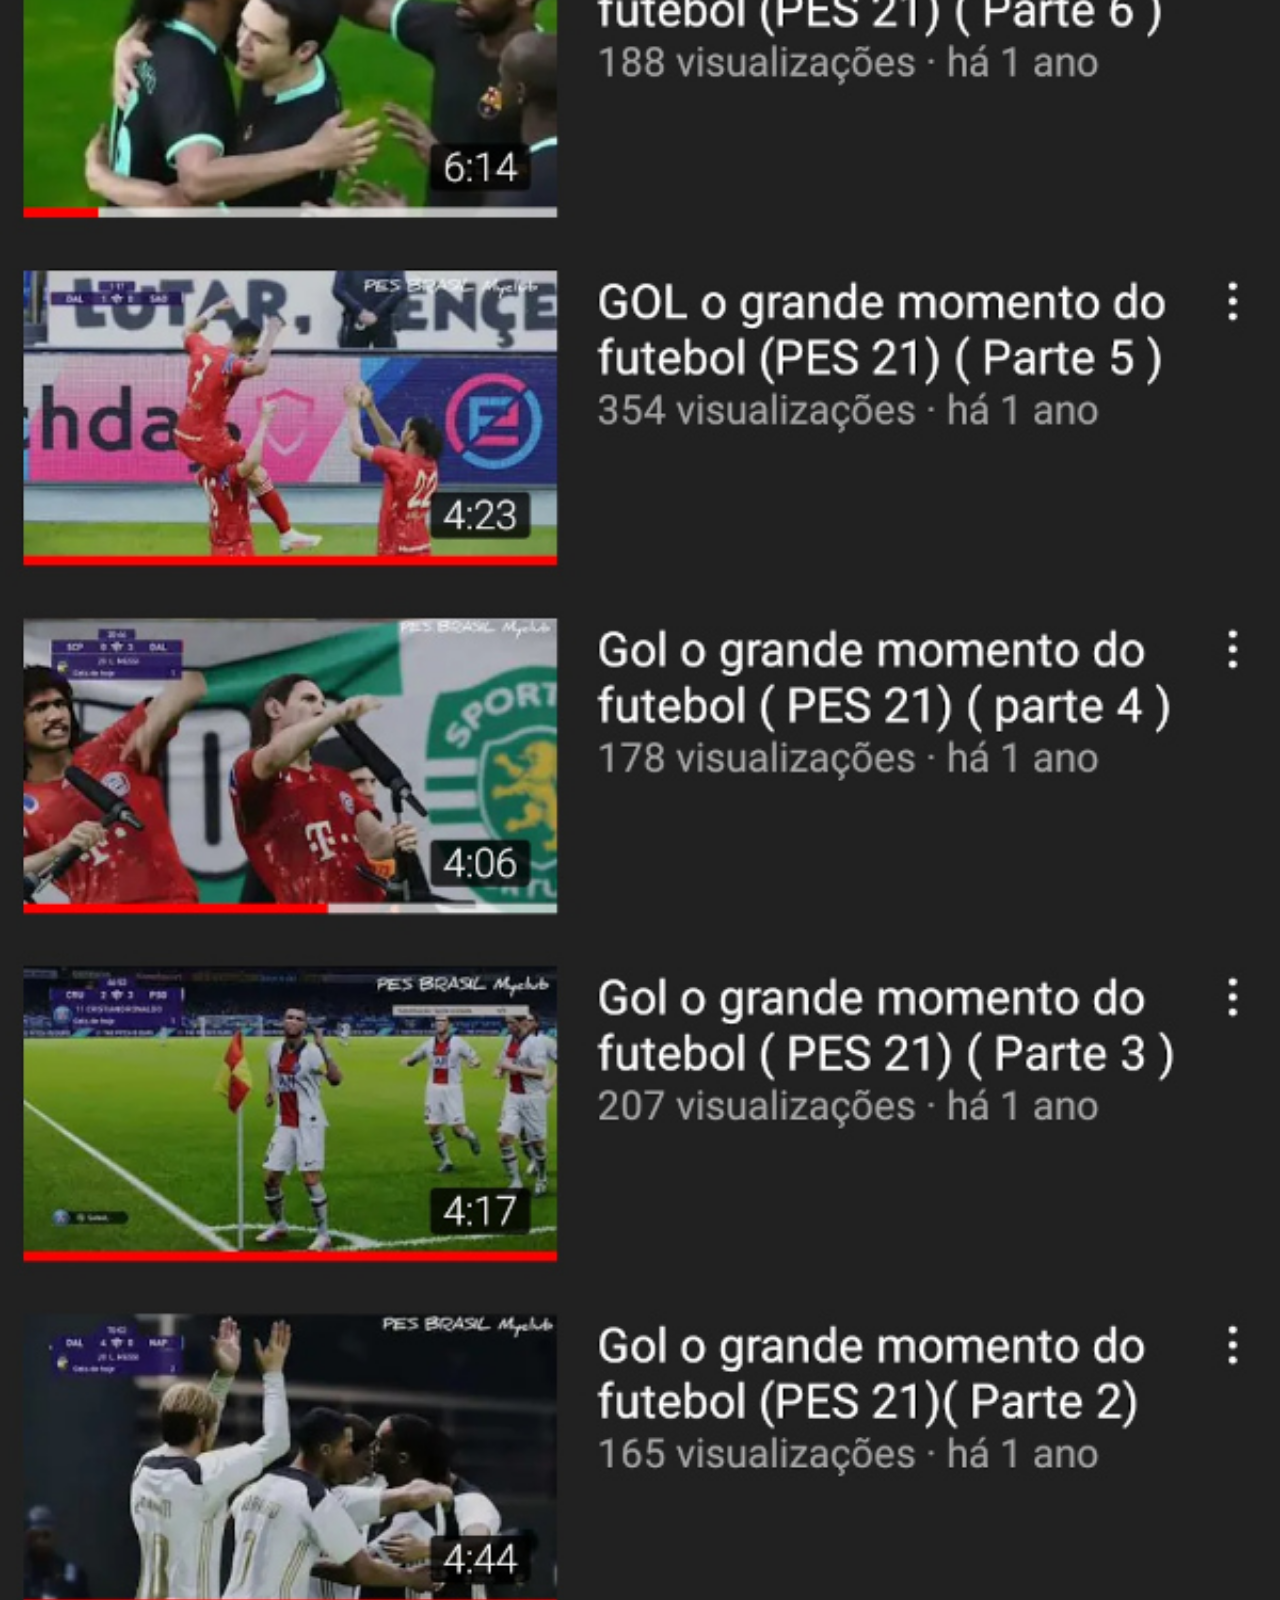
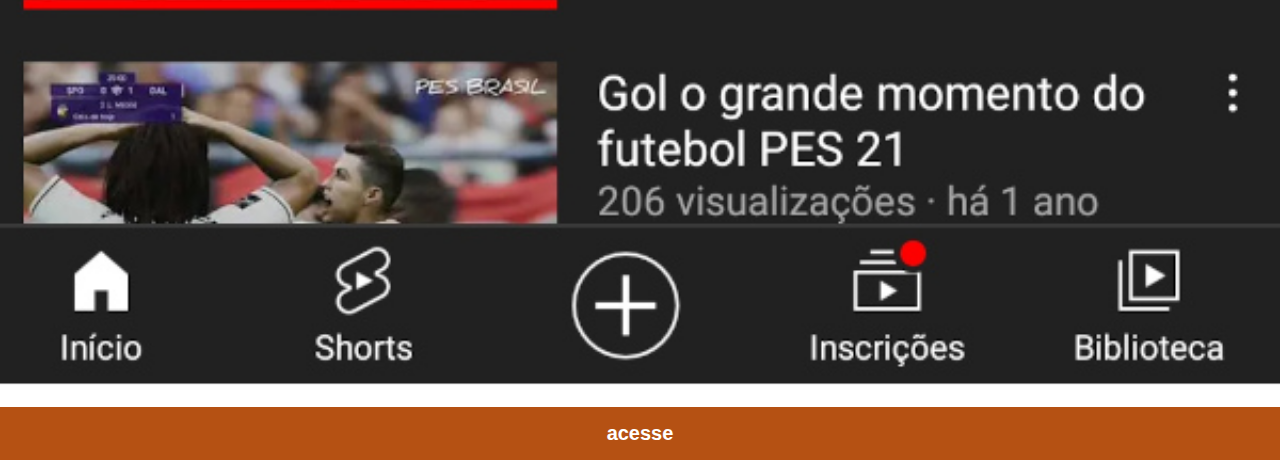
<file: youtube.html>
<!DOCTYPE html>
<html lang="pt-br">
<head>
    <meta charset="UTF-8">
    <meta http-equiv="X-UA-Compatible" content="IE=edge">
    <meta name="viewport" content="width=device-width, initial-scale=1.0">

    <title>Youtube</title>

    <link rel="stylesheet" href="stilos/social.css">
    

</head>
<body>

    <img src="imagens/tela youtube Rob.jpg" alt="youtube">
    <a href="https://www.youtube.com/channel/UCRwyaoIlW9drcyp2ZOJK7Dg/videos" target="_blank"><p>acesse</p></a>
    
</body>
</html>
</file>
<file: stilos/style.css>
@charset "UTF-8";

*{
    margin: 0px;
    padding: 0px;
    font-family: Arial, Helvetica, sans-serif;
}

html,body{
    height: 100vh;
    width: 100vw;
    background-color: black;
}

 body{
    background: url(../imagens/fundo-madeira.jpg) no-repeat top center;
    background-size: cover;
    background-attachment: fixed;
    
 }



main{
    position: relative;
    height: 100vh;
    
   

}
section#telefone{
    position: absolute;
    top: 50%;
    left: 50%;
    transform: translate(-50%,-50%);
    height: 627px;
    width: 311px;

    background: url(../imagens/frame-iphone.png) no-repeat;

}

iframe#tela{
    position: relative;
    top: 80px;
    left:22px;
    width:267px;
    height:471px;
}


 section#redes-sociais{
    text-align: right;
    
 }
   
   section#redes-sociais img {
    width: 60px ;
    height:60px ;
    border-radius: 50%;
    margin: 10px;
    box-shadow: 2px 2px 5px black;
    box-sizing: border-box;
   }

   section#redes-sociais img:hover{
    border: 2px solid rgb(47, 255, 134);
    transform: translate(-2px, -2px);
    box-shadow: 3px 3px 10px;
    
   }
</file>
<file: stilos/social.css>
@charset "UTF-8";

*{
    margin: 0px;
    padding: 0px;
    font-family: Arial, Helvetica, sans-serif;
}
::-webkit-scrollbar{
    width:0px ;
    height: 0px;
    
}



img{
   width: 100vw;
   
   
}

a {
    display: block;
    background-color:rgba(255, 0, 0, 0.603);
    padding: 15px;
    margin-top: -4px;
    text-align: center;
    font-weight: bolder;
    text-decoration: none;
    color: white;
    font-size: 20px;
    
    
}
:hover{
    background-color: rgb(68, 205, 50);
}
</file>
